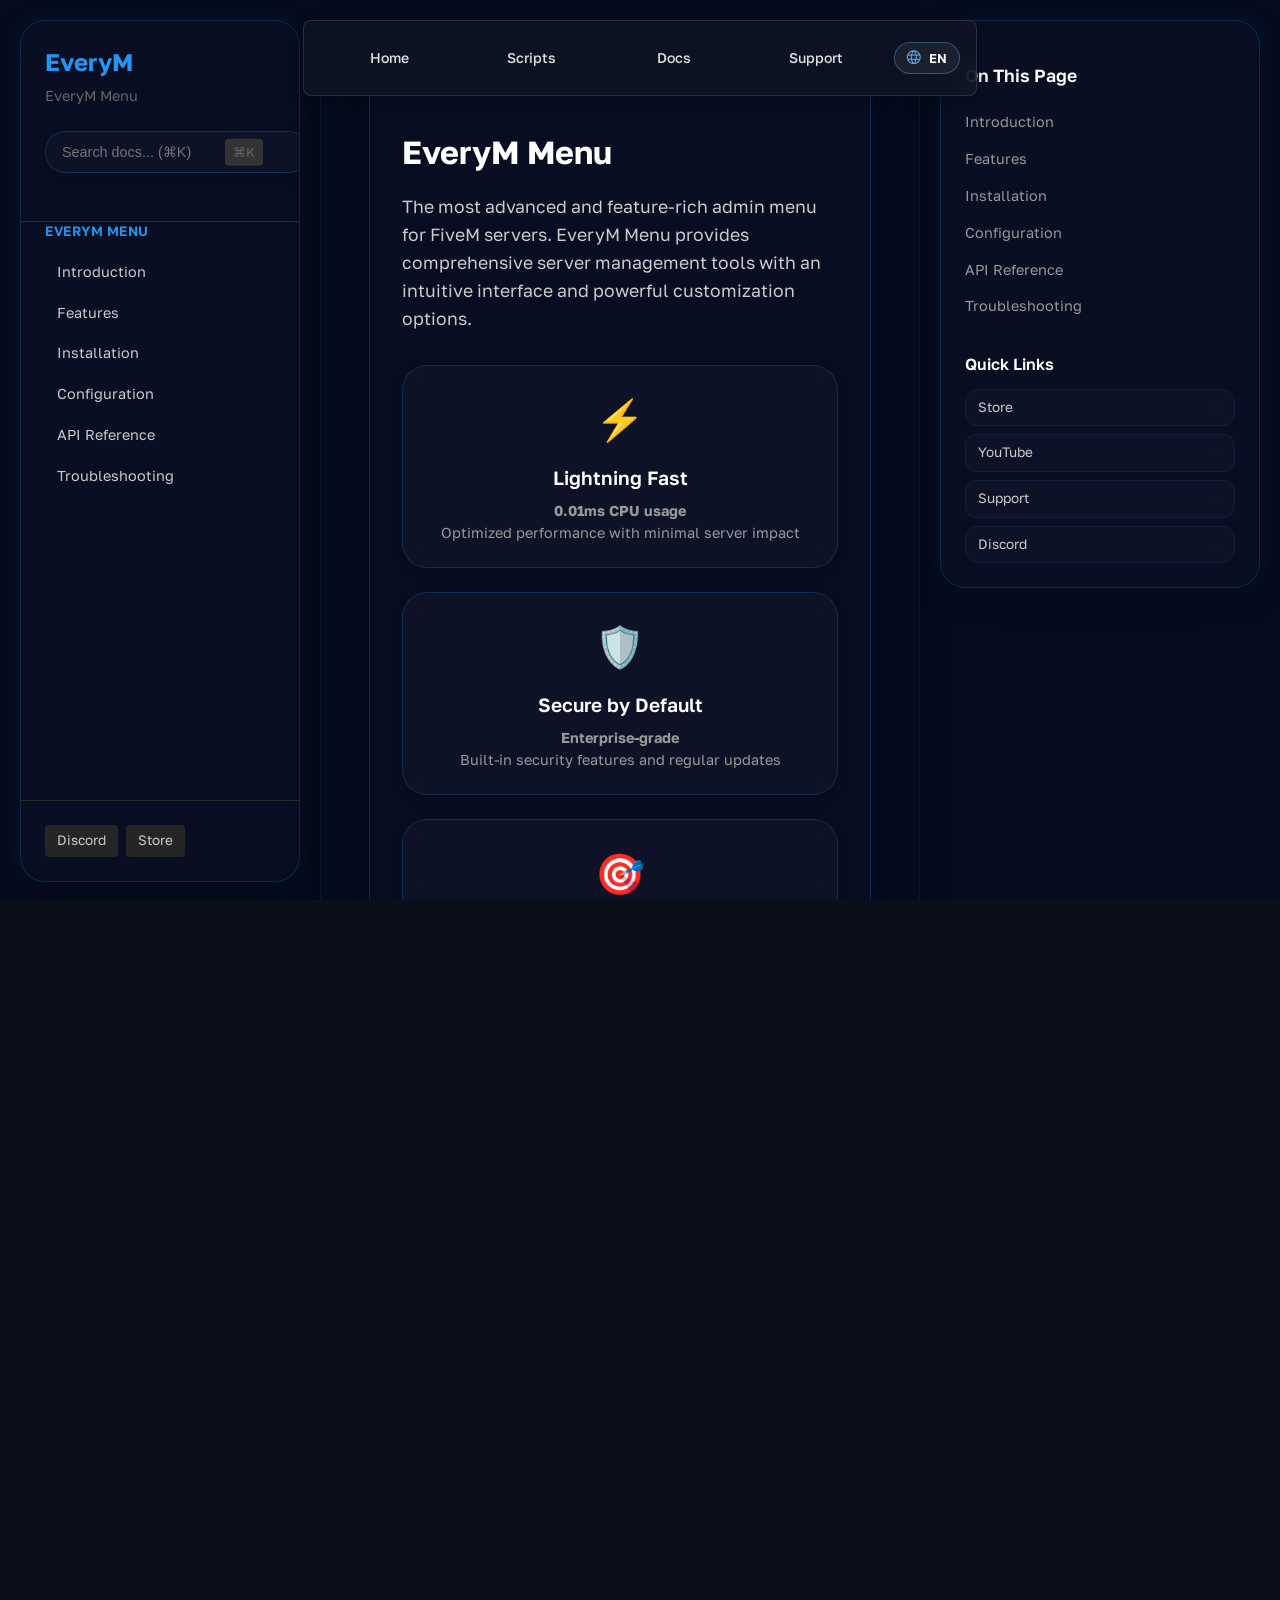
<file: docs-everym-menu.html>
<!DOCTYPE html>
<html lang="en">
<head>
  <meta charset="utf-8">
  <meta name="viewport" content="width=device-width,initial-scale=1">
  <title>EveryM | EveryM Menu Documentation</title>
  <meta name="description" content="Complete documentation for EveryM Menu - Premium FiveM admin menu with advanced features and customization options.">
  <link rel="stylesheet" href="style.css">
  <link rel="preconnect" href="https://fonts.googleapis.com">
  <link rel="preconnect" href="https://fonts.gstatic.com" crossorigin>
  <link href="https://fonts.googleapis.com/css2?family=Golos+Text:wght@400..900&display=swap" rel="stylesheet">
  <link href="https://fonts.googleapis.com/css2?family=Material+Symbols+Outlined:opsz,wght,FILL,GRAD@24,400,0,0" rel="stylesheet">
  <link rel="icon" href="EveryM_Favicon.png" type="image/png">
</head>
<body>

<div id="background"></div>

<div id="headerbar">
    <a id="home" class="headerbtns" href="index.html" data-i18n="nav.home">Home</a>
    <a id="scripts" class="headerbtns" href="scripts.html" data-i18n="nav.scripts">Scripts</a>
    <a id="docs" class="headerbtns" href="docs.html" target="_blank" data-i18n="nav.docs">Docs</a>
    <a id="support" class="headerbtns" href="support.html" data-i18n="nav.support">Support</a>
    <div id="underlines">
        <div id="homeline"></div>
        <div id="scriptsline"></div>
        <div id="docsline"></div>
        <div id="supportline"></div>
    </div>
</div>

<div class="docs-layout">

  <aside class="docs-sidebar">
    <div class="sidebar-header">
      <div class="logo-section">
        <div class="logo">EveryM</div>
        <span class="logo-subtitle" data-i18n="docs.everymMenu.subtitle">EveryM Menu</span>
      </div>

      <div class="search-component">
        <input type="text" class="search-input" data-i18n-placeholder="docs.shared.searchPlaceholder" placeholder="Search docs... (⌘K)" id="docsSearch">
        <div class="search-shortcut">⌘K</div>
      </div>
    </div>

    <nav class="docs-nav">
      <div class="nav-section">
        <div class="nav-title" data-i18n="docs.shared.everymMenu">EveryM Menu</div>
        <ul class="nav-list">
          <li><a href="#introduction" class="nav-link" data-i18n="docs.shared.introduction">Introduction</a></li>
          <li><a href="#features" class="nav-link" data-i18n="docs.shared.features">Features</a></li>
          <li><a href="#installation" class="nav-link" data-i18n="docs.shared.installation">Installation</a></li>
          <li><a href="#configuration" class="nav-link" data-i18n="docs.shared.configuration">Configuration</a></li>
          <li><a href="#api" class="nav-link" data-i18n="docs.shared.apiReference">API Reference</a></li>
          <li><a href="#troubleshooting" class="nav-link" data-i18n="docs.shared.troubleshooting">Troubleshooting</a></li>
        </ul>
      </div>
    </nav>

    <div class="sidebar-footer">
      <div class="social-links">
        <a href="https://discord.com/invite/zgcXpcfHbA" target="_blank" rel="noopener" class="social-link">Discord</a>
        <a href="scripts.html" class="social-link" data-i18n="docs.shared.store">Store</a>
      </div>
    </div>
  </aside>

  <main class="docs-content">
    <article class="content-section" id="introduction">
      <h1 class="content-title" data-i18n="docs.shared.everymMenu">EveryM Menu</h1>
      <p class="content-lead" data-i18n="docs.everymMenu.introLead">The most advanced and feature-rich admin menu for FiveM servers. EveryM Menu provides comprehensive server management tools with an intuitive interface and powerful customization options.</p>

      <div class="feature-grid">
        <div class="feature-card">
          <div class="feature-icon">⚡</div>
          <h3>Lightning Fast</h3>
          <p class="feature-metric">0.01ms CPU usage</p>
          <p>Optimized performance with minimal server impact</p>
        </div>
        <div class="feature-card">
          <div class="feature-icon">🛡️</div>
          <h3>Secure by Default</h3>
          <p class="feature-metric">Enterprise-grade</p>
          <p>Built-in security features and regular updates</p>
        </div>
        <div class="feature-card">
          <div class="feature-icon">🎯</div>
          <h3>Developer Friendly</h3>
          <p class="feature-metric">Full API Access</p>
          <p>Comprehensive documentation and developer tools</p>
        </div>
      </div>
    </article>

    <article class="content-section" id="features">
      <h1 class="content-title" data-i18n="docs.shared.features">Features</h1>

      <div class="installation-module">
        <h3 data-i18n="docs.everymMenu.coreFeatures">Core Features</h3>
        <ul>
          <li data-i18n="docs.everymMenu.cf1">Advanced player management system</li>
          <li data-i18n="docs.everymMenu.cf2">Real-time server monitoring</li>
          <li data-i18n="docs.everymMenu.cf3">Custom permission system</li>
          <li data-i18n="docs.everymMenu.cf4">Vehicle spawning and management</li>
          <li data-i18n="docs.everymMenu.cf5">Weapon management system</li>
          <li data-i18n="docs.everymMenu.cf6">Teleportation system</li>
          <li data-i18n="docs.everymMenu.cf7">Weather and time control</li>
          <li data-i18n="docs.everymMenu.cf8">Server economy tools</li>
        </ul>
      </div>

      <div class="installation-module">
        <h3 data-i18n="docs.everymMenu.advancedFeatures">Advanced Features</h3>
        <ul>
          <li data-i18n="docs.everymMenu.af1">Custom UI themes and layouts</li>
          <li data-i18n="docs.everymMenu.af2">Plugin system for extensibility</li>
          <li data-i18n="docs.everymMenu.af3">Database integration</li>
          <li data-i18n="docs.everymMenu.af4">Multi-language support</li>
          <li data-i18n="docs.everymMenu.af5">Mobile responsive design</li>
          <li data-i18n="docs.everymMenu.af6">Advanced logging system</li>
          <li data-i18n="docs.everymMenu.af7">Backup and restore functionality</li>
        </ul>
      </div>
    </article>

    <article class="content-section" id="installation">
      <h1 class="content-title" data-i18n="docs.shared.installationGuide">Installation Guide</h1>

      <div class="notice-box success">
        <div class="notice-icon">✓</div>
        <div class="notice-content">
          <h4>Installation Complete</h4>
          <p>Follow these steps for a successful setup</p>
        </div>
      </div>

      <div class="installation-module">
        <div class="step-indicator">
          <div class="step completed">1</div>
          <div class="step completed">2</div>
          <div class="step completed">3</div>
          <div class="step completed">4</div>
        </div>

        <div class="installation-content">
          <h3>Step 1: Download Files</h3>
          <p>Download the EveryM Menu files from our store and extract them to your server's resources folder.</p>

          <h3>Step 2: Configure Server</h3>
          <p>Edit your server.cfg file to include the following:</p>

          <div class="code-block">
            <div class="code-header">
              <span class="code-language">lua</span>
              <button class="copy-btn" data-copy="server-config">Copy</button>
            </div>
            <pre class="code-content"><code># EveryM Menu Configuration
start everym
set everym_menu_endpoint "https://your-server.com/api"
set everym_license "your-license-key"
ensure es_extended</code></pre>
          </div>

          <h3>Step 3: Database Setup</h3>
          <p>Import the provided SQL file into your database:</p>

          <div class="code-block">
            <div class="code-header">
              <span class="code-language">sql</span>
              <button class="copy-btn" data-copy="sql-import">Copy</button>
            </div>
            <pre class="code-content"><code>-- Import this file into your MySQL database
mysql -u username -p database_name < everym_menu.sql</code></pre>
          </div>

          <h3>Step 4: Restart Server</h3>
          <p>Restart your FiveM server to load EveryM Menu. The menu will be available to all administrators with proper permissions.</p>

          <div class="installation-notes">
            <h4>Important Notes:</h4>
            <ul>
              <li>Ensure es_extended is started before everym</li>
              <li>MySQL connection is required for database features</li>
              <li>Configure permissions in the config file</li>
              <li>Test all features after installation</li>
            </ul>
          </div>
        </div>
      </div>
    </article>

    <article class="content-section" id="configuration">
      <h1 class="content-title">Configuration</h1>

      <div class="installation-module">
        <h3>Basic Configuration</h3>
        <p>Customize EveryM Menu behavior through the configuration file:</p>

        <div class="code-block">
          <div class="code-header">
            <span class="code-language">lua</span>
            <button class="copy-btn" data-copy="config">Copy</button>
          </div>
          <pre class="code-content"><code>Config = {
    Locale = 'en',
    MenuKey = 'F2',
    AdminOnly = true,
    Permissions = {
        ['admin'] = true,
        ['moderator'] = false
    },
    UI = {
        Theme = 'dark',
        Position = 'top-left',
        Animation = true
    }
}</code></pre>
        </div>
      </div>

      <div class="installation-module">
        <h3>Advanced Settings</h3>
        <ul>
          <li>Custom permission groups</li>
          <li>UI customization options</li>
          <li>Feature toggles</li>
          <li>Database settings</li>
          <li>API configuration</li>
        </ul>
      </div>
    </article>

    <article class="content-section" id="api">
      <h1 class="content-title">API Reference</h1>

      <div class="resource-tabs">
        <button class="resource-tab active" data-resource="client-events">Client Events</button>
        <button class="resource-tab" data-resource="server-events">Server Events</button>
        <button class="resource-tab" data-resource="exports">Export Functions</button>
      </div>

      <div class="api-content">
        <div class="api-item">
          <h4>everym:openMenu</h4>
          <p>Opens the EveryM menu interface for the player</p>
          <div class="code-block">
            <div class="code-header">
              <span class="code-language">lua</span>
              <button class="copy-btn" data-copy="open-menu">Copy</button>
            </div>
            <pre class="code-content"><code>-- Client-side
TriggerEvent('everym:openMenu')</code></pre>
          </div>
        </div>

        <div class="api-item">
          <h4>exports['everym']:GetPlayerData()</h4>
          <p>Returns comprehensive player data object</p>
          <div class="code-block">
            <div class="code-header">
              <span class="code-language">lua</span>
              <button class="copy-btn" data-copy="get-player-data">Copy</button>
            </div>
            <pre class="code-content"><code>-- Server-side
local playerData = exports['everym']:GetPlayerData(source)
print(playerData.identifier)</code></pre>
          </div>
        </div>

        <div class="api-item">
          <h4>everym:playerAction</h4>
          <p>Triggered when a player performs an admin action</p>
          <div class="code-block">
            <div class="code-header">
              <span class="code-language">lua</span>
              <button class="copy-btn" data-copy="player-action">Copy</button>
            </div>
            <pre class="code-content"><code>-- Server-side
RegisterNetEvent('everym:playerAction')
AddEventHandler('everym:playerAction', function(source, action, data)
    -- Handle player action
end)</code></pre>
          </div>
        </div>
      </div>
    </article>

    <article class="content-section" id="troubleshooting">
      <h1 class="content-title">Troubleshooting</h1>

      <div class="installation-module">
        <h3>Common Issues</h3>

        <div class="notice-box warning">
          <div class="notice-icon">⚠️</div>
          <div class="notice-content">
            <h4>Menu Not Opening</h4>
            <p>Check if the menu key is configured correctly and that you have admin permissions.</p>
          </div>
        </div>

        <div class="notice-box critical">
          <div class="notice-icon">✕</div>
          <div class="notice-content">
            <h4>Database Connection Failed</h4>
            <p>Verify your MySQL credentials and ensure the database server is running.</p>
          </div>
        </div>

        <h4>Solutions:</h4>
        <ul>
          <li>Verify resource is started in server.cfg</li>
          <li>Check console for error messages</li>
          <li>Ensure all dependencies are installed</li>
          <li>Validate license key</li>
          <li>Contact support if issues persist</li>
        </ul>
      </div>
    </article>
  </main>

  <aside class="docs-toc">
    <div class="toc-header">
      <h3>On This Page</h3>
    </div>
    <nav class="toc-nav" id="tocNav">
      <ul class="toc-list">
        <li><a href="#introduction" class="toc-link">Introduction</a></li>
        <li><a href="#features" class="toc-link">Features</a></li>
        <li><a href="#installation" class="toc-link">Installation</a></li>
        <li><a href="#configuration" class="toc-link">Configuration</a></li>
        <li><a href="#api" class="toc-link">API Reference</a></li>
        <li><a href="#troubleshooting" class="toc-link">Troubleshooting</a></li>
      </ul>
    </nav>

    <div class="quick-actions">
      <h3>Quick Links</h3>
      <div class="action-links">
        <a href="#" class="action-link">Store</a>
        <a href="#" class="action-link">YouTube</a>
        <a href="#" class="action-link">Support</a>
        <a href="#" class="action-link">Discord</a>
      </div>
    </div>
  </aside>
</div>

<script src="i18n.js" defer></script>
<script src="script.js" defer></script>
</body>
</html>
</file>
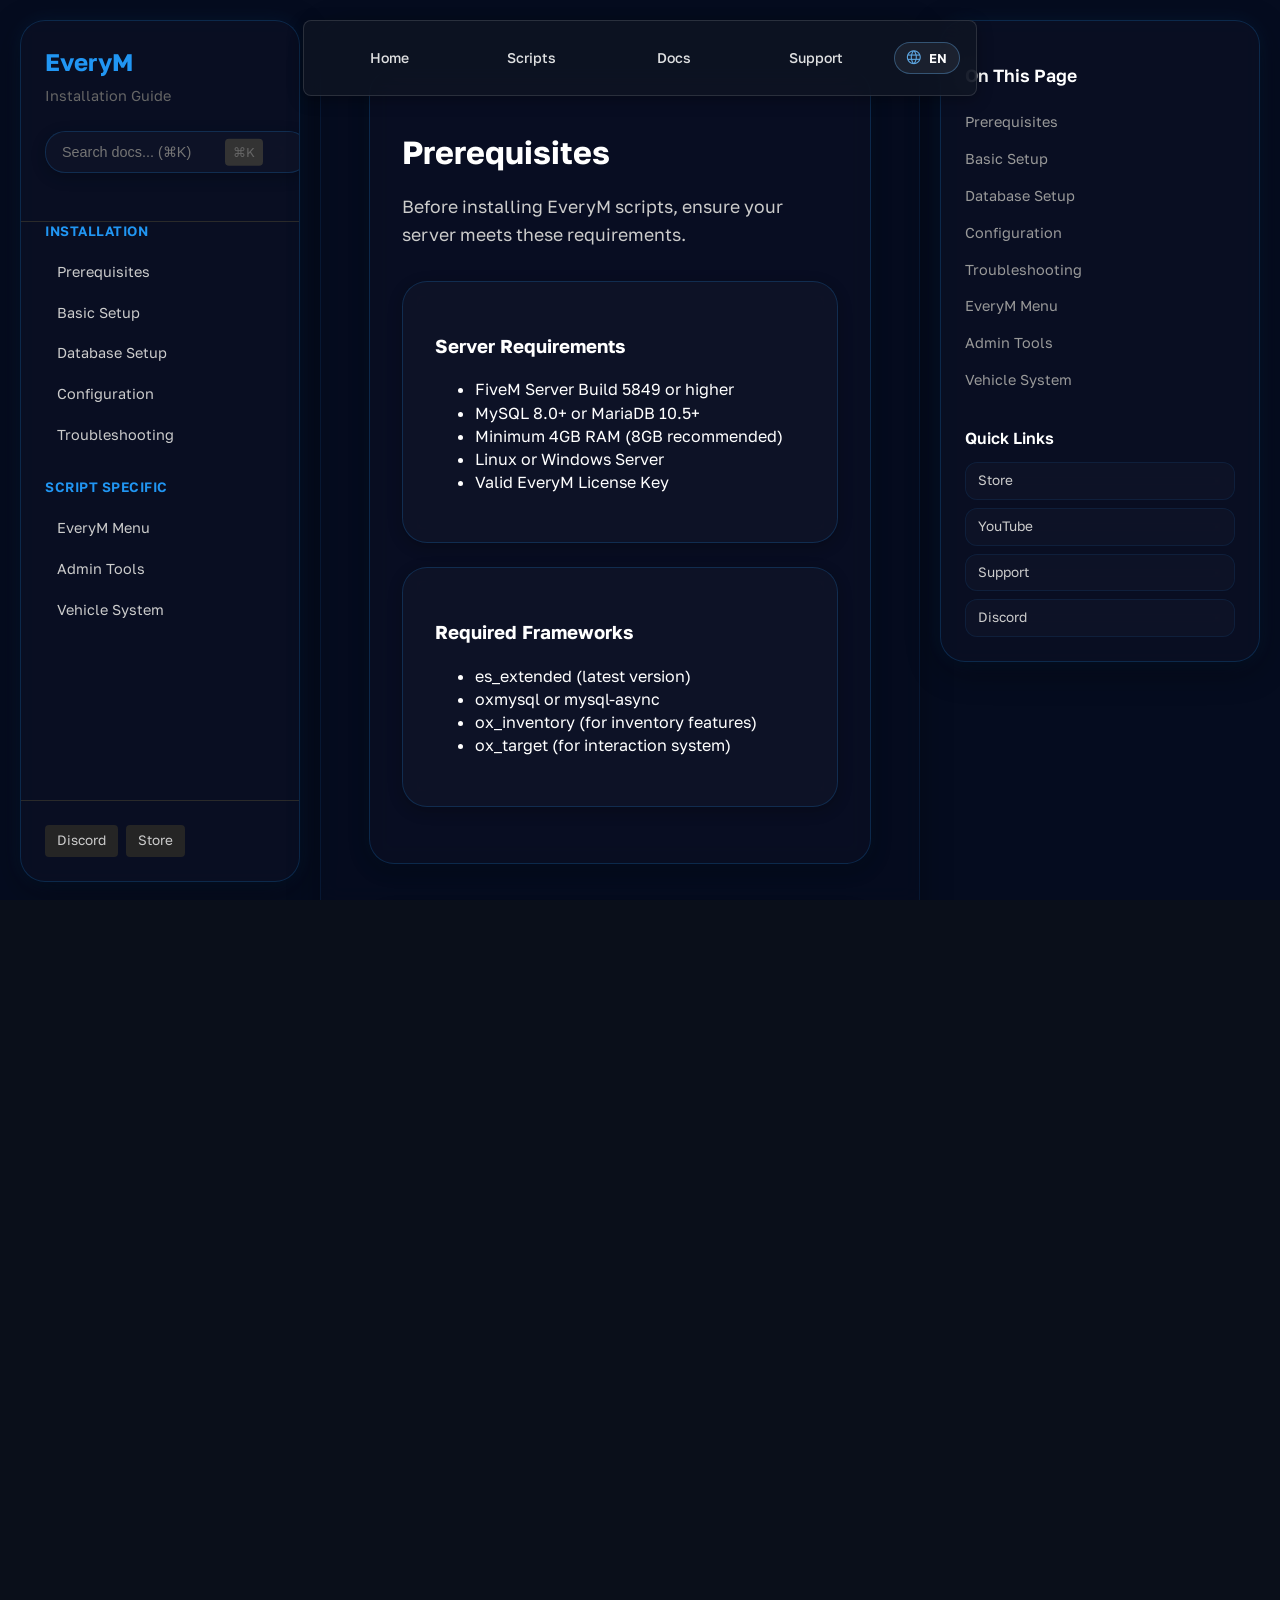
<file: docs-installation.html>
<!DOCTYPE html>
<html lang="en">
<head>
  <meta charset="utf-8">
  <meta name="viewport" content="width=device-width,initial-scale=1">
  <title>EveryM | Installation Guide</title>
  <meta name="description" content="Complete installation guide for EveryM FiveM scripts. Step-by-step instructions for server setup.">
  <link rel="stylesheet" href="style.css">
  <link rel="preconnect" href="https://fonts.googleapis.com">
  <link rel="preconnect" href="https://fonts.gstatic.com" crossorigin>
  <link href="https://fonts.googleapis.com/css2?family=Golos+Text:wght@400..900&display=swap" rel="stylesheet">
  <link href="https://fonts.googleapis.com/css2?family=Material+Symbols+Outlined:opsz,wght,FILL,GRAD@24,400,0,0" rel="stylesheet">
  <link rel="icon" href="EveryM_Favicon.png" type="image/png">
</head>
<body>

<div id="background"></div>

<div id="headerbar">
    <a id="home" class="headerbtns" href="index.html" data-i18n="nav.home">Home</a>
    <a id="scripts" class="headerbtns" href="scripts.html" data-i18n="nav.scripts">Scripts</a>
    <a id="docs" class="headerbtns" href="docs.html" target="_blank" data-i18n="nav.docs">Docs</a>
    <a id="support" class="headerbtns" href="support.html" data-i18n="nav.support">Support</a>
    <div id="underlines">
        <div id="homeline"></div>
        <div id="scriptsline"></div>
        <div id="docsline"></div>
        <div id="supportline"></div>
    </div>
</div>

<div class="docs-layout">

  <aside class="docs-sidebar">
    <div class="sidebar-header">
      <div class="logo-section">
        <div class="logo">EveryM</div>
        <span class="logo-subtitle" data-i18n="docs.installation.subtitle">Installation Guide</span>
      </div>

      <div class="search-component">
        <input type="text" class="search-input" data-i18n-placeholder="docs.shared.searchPlaceholder" placeholder="Search docs... (⌘K)" id="docsSearch">
        <div class="search-shortcut">⌘K</div>
      </div>
    </div>

    <nav class="docs-nav">
      <div class="nav-section">
        <div class="nav-title" data-i18n="docs.shared.installation">Installation</div>
        <ul class="nav-list">
          <li><a href="#prerequisites" class="nav-link" data-i18n="docs.shared.prerequisites">Prerequisites</a></li>
          <li><a href="#basic-setup" class="nav-link" data-i18n="docs.shared.basicSetup">Basic Setup</a></li>
          <li><a href="#database-setup" class="nav-link" data-i18n="docs.shared.databaseSetup">Database Setup</a></li>
          <li><a href="#configuration" class="nav-link" data-i18n="docs.shared.configuration">Configuration</a></li>
          <li><a href="#troubleshooting" class="nav-link" data-i18n="docs.shared.troubleshooting">Troubleshooting</a></li>
        </ul>
      </div>

      <div class="nav-section">
        <div class="nav-title" data-i18n="docs.shared.scriptSpecific">Script Specific</div>
        <ul class="nav-list">
          <li><a href="#everym-menu" class="nav-link" data-i18n="docs.shared.everymMenu">EveryM Menu</a></li>
          <li><a href="#admin-tools" class="nav-link" data-i18n="docs.shared.adminTools">Admin Tools</a></li>
          <li><a href="#vehicle-system" class="nav-link" data-i18n="docs.shared.vehicleSystem">Vehicle System</a></li>
        </ul>
      </div>
    </nav>

    <div class="sidebar-footer">
      <div class="social-links">
        <a href="#" class="social-link">Discord</a>
        <a href="#" class="social-link">Store</a>
      </div>
    </div>
  </aside>

  <main class="docs-content">
    <article class="content-section" id="prerequisites">
      <h1 class="content-title" data-i18n="docs.shared.prerequisites">Prerequisites</h1>
      <p class="content-lead" data-i18n="docs.installation.prereqLead">Before installing EveryM scripts, ensure your server meets these requirements.</p>

      <div class="installation-module">
        <h3 data-i18n="docs.installation.serverReq">Server Requirements</h3>
        <ul>
          <li data-i18n="docs.installation.req1">FiveM Server Build 5849 or higher</li>
          <li data-i18n="docs.installation.req2">MySQL 8.0+ or MariaDB 10.5+</li>
          <li data-i18n="docs.installation.req3">Minimum 4GB RAM (8GB recommended)</li>
          <li data-i18n="docs.installation.req4">Linux or Windows Server</li>
          <li data-i18n="docs.installation.req5">Valid EveryM License Key</li>
        </ul>
      </div>

      <div class="installation-module">
        <h3 data-i18n="docs.installation.reqFrameworks">Required Frameworks</h3>
        <ul>
          <li data-i18n="docs.installation.rf1">es_extended (latest version)</li>
          <li data-i18n="docs.installation.rf2">oxmysql or mysql-async</li>
          <li data-i18n="docs.installation.rf3">ox_inventory (for inventory features)</li>
          <li data-i18n="docs.installation.rf4">ox_target (for interaction system)</li>
        </ul>
      </div>
    </article>

    <article class="content-section" id="basic-setup">
      <h1 class="content-title" data-i18n="docs.shared.basicSetup">Basic Setup</h1>

      <div class="installation-module">
        <div class="step-indicator">
          <div class="step">1</div>
          <div class="step">2</div>
          <div class="step">3</div>
          <div class="step">4</div>
        </div>

        <div class="installation-content">
          <h3>Step 1: Download Scripts</h3>
          <p>Download your purchased scripts from the EveryM store. Extract the ZIP file to your server's resources folder.</p>

          <div class="code-block">
            <div class="code-header">
              <span class="code-language">bash</span>
              <button class="copy-btn" data-copy="download">Copy</button>
            </div>
            <pre class="code-content"><code># Extract to resources folder
cd /path/to/server/resources
unzip everym-scripts.zip</code></pre>
          </div>

          <h3>Step 2: Configure server.cfg</h3>
          <p>Add the following lines to your server.cfg file:</p>

          <div class="code-block">
            <div class="code-header">
              <span class="code-language">cfg</span>
              <button class="copy-btn" data-copy="server-cfg">Copy</button>
            </div>
            <pre class="code-content"><code># EveryM Scripts
start everym
start everym_menu
start everym_admin
start everym_vehicles

# Database Configuration
set mysql_connection_string "mysql://user:password@localhost/database"

# License Configuration
set everym_license "your-license-key-here"</code></pre>
          </div>

          <h3>Step 3: Database Setup</h3>
          <p>Import the provided SQL files into your database:</p>

          <div class="code-block">
            <div class="code-header">
              <span class="code-language">sql</span>
              <button class="copy-btn" data-copy="db-import">Copy</button>
            </div>
            <pre class="code-content"><code># Import SQL files
mysql -u username -p database_name < sql/everym_core.sql
mysql -u username -p database_name < sql/everym_menu.sql
mysql -u username -p database_name < sql/everym_vehicles.sql</code></pre>
          </div>

          <h3>Step 4: Start Server</h3>
          <p>Restart your FiveM server to load all scripts. Check the console for any errors.</p>

          <div class="installation-notes">
            <h4>Important Notes:</h4>
            <ul>
              <li>Always backup your database before installation</li>
              <li>Start dependencies before EveryM scripts</li>
              <li>Verify all file paths are correct</li>
              <li>Test in a development environment first</li>
            </ul>
          </div>
        </div>
      </div>
    </article>

    <article class="content-section" id="database-setup">
      <h1 class="content-title">Database Setup</h1>

      <div class="installation-module">
        <h3>MySQL Configuration</h3>
        <p>Configure your MySQL server for optimal performance with EveryM scripts:</p>

        <div class="code-block">
          <div class="code-header">
            <span class="code-language">sql</span>
            <button class="copy-btn" data-copy="mysql-config">Copy</button>
          </div>
          <pre class="code-content"><code>-- Create database
CREATE DATABASE everym_server CHARACTER SET utf8mb4 COLLATE utf8mb4_unicode_ci;

-- Create user
CREATE USER 'everym'@'localhost' IDENTIFIED BY 'secure_password';
GRANT ALL PRIVILEGES ON everym_server.* TO 'everym'@'localhost';
FLUSH PRIVILEGES;</code></pre>
        </div>
      </div>

      <div class="installation-module">
        <h3>Database Tables</h3>
        <p>EveryM scripts will automatically create necessary tables on first startup:</p>
        <ul>
          <li><code>everym_players</code> - Player data and statistics</li>
          <li><code>everym_vehicles</code> - Vehicle information and customization</li>
          <li><code>everym_admin_logs</code> - Administrative action logs</li>
          <li><code>everym_inventory</code> - Player inventory data</li>
        </ul>
      </div>
    </article>

    <article class="content-section" id="configuration">
      <h1 class="content-title">Configuration</h1>

      <div class="installation-module">
        <h3>Main Configuration File</h3>
        <p>Edit the <code>config/config.lua</code> file to customize script behavior:</p>

        <div class="code-block">
          <div class="code-header">
            <span class="code-language">lua</span>
            <button class="copy-btn" data-copy="main-config">Copy</button>
          </div>
          <pre class="code-content"><code>Config = {
    Framework = 'esx',
    Database = 'mysql',
    Locale = 'en',

    -- Menu Configuration
    Menu = {
        Key = 'F2',
        Position = 'top-left',
        Theme = 'dark',
        Animation = true
    },

    -- Admin Configuration
    Admin = {
        Permissions = {
            ['god'] = true,
            ['admin'] = true,
            ['moderator'] = false
        },
        Logging = true,
        Notifications = true
    },

    -- Vehicle Configuration
    Vehicles = {
        SpawnInside = true,
        MaxDistance = 100.0,
        SavePosition = true,
        CustomPlates = true
    }
}</code></pre>
        </div>
      </div>

      <div class="installation-module">
        <h3>Advanced Settings</h3>
        <ul>
          <li>Performance optimization settings</li>
          <li>Security configuration options</li>
          <li>Custom event handlers</li>
          <li>Third-party integrations</li>
        </ul>
      </div>
    </article>

    <article class="content-section" id="troubleshooting">
      <h1 class="content-title">Troubleshooting</h1>

      <div class="installation-module">
        <h3>Common Installation Issues</h3>

        <div class="notice-box warning">
          <div class="notice-icon">⚠️</div>
          <div class="notice-content">
            <h4>Resource Not Starting</h4>
            <p>Check if all dependencies are properly installed and started before EveryM scripts.</p>
          </div>
        </div>

        <div class="notice-box critical">
          <div class="notice-icon">✕</div>
          <div class="notice-content">
            <h4>Database Connection Failed</h4>
            <p>Verify your database credentials and ensure MySQL server is running.</p>
          </div>
        </div>

        <h4>Solutions:</h4>
        <ul>
          <li>Check server console for error messages</li>
          <li>Verify file permissions</li>
          <li>Test database connection manually</li>
          <li>Ensure correct resource order</li>
          <li>Update to latest versions</li>
        </ul>
      </div>
    </article>

    <article class="content-section" id="everym-menu">
      <h1 class="content-title">EveryM Menu Setup</h1>

      <div class="installation-module">
        <h3>Menu Configuration</h3>
        <p>Specific settings for EveryM Menu:</p>

        <div class="code-block">
          <div class="code-header">
            <span class="code-language">lua</span>
            <button class="copy-btn" data-copy="menu-config">Copy</button>
          </div>
          <pre class="code-content"><code>-- Menu specific configuration
MenuConfig = {
    Categories = {
        'player' = true,
        'vehicle' = true,
        'admin' = true,
        'inventory' = true
    },

    UI = {
        Theme = 'dark',
        Position = 'top-left',
        Size = 'medium',
        Blur = true
    },

    Features = {
        Search = true,
        Favorites = true,
        Recent = true,
        CustomItems = true
    }
}</code></pre>
        </div>
      </div>
    </article>

    <article class="content-section" id="admin-tools">
      <h1 class="content-title">Admin Tools Setup</h1>

      <div class="installation-module">
        <h3>Admin Configuration</h3>
        <p>Configure admin tools and permissions:</p>

        <div class="code-block">
          <div class="code-header">
            <span class="code-language">lua</span>
            <button class="copy-btn" data-copy="admin-config">Copy</button>
          </div>
          <pre class="code-content"><code>-- Admin tools configuration
AdminConfig = {
    Permissions = {
        ['kick'] = 'admin',
        ['ban'] = 'admin',
        ['teleport'] = 'moderator',
        ['spawn'] = 'admin'
    },

    Logging = {
        Enabled = true,
        Level = 'all',
        File = 'logs/admin.log'
    },

    Features = {
        Spectate = true,
        Teleport = true,
        VehicleControl = true,
        PlayerManagement = true
    }
}</code></pre>
        </div>
      </div>
    </article>

    <article class="content-section" id="vehicle-system">
      <h1 class="content-title">Vehicle System Setup</h1>

      <div class="installation-module">
        <h3>Vehicle Configuration</h3>
        <p>Configure vehicle system features:</p>

        <div class="code-block">
          <div class="code-header">
            <span class="code-language">lua</span>
            <button class="copy-btn" data-copy="vehicle-config">Copy</button>
          </div>
          <pre class="code-content"><code>-- Vehicle system configuration
VehicleConfig = {
    Spawn = {
        Inside = true,
        MaxDistance = 100.0,
        Delay = 2000,
        Animation = true
    },

    Storage = {
        SavePosition = true,
        SaveHealth = true,
        SaveFuel = true,
        SaveCustomization = true
    },

    Features = {
        CustomPlates = true,
        VehicleShop = true,
        Garage = true,
        Repair = true
    }
}</code></pre>
        </div>
      </div>
    </article>
  </main>

  <aside class="docs-toc">
    <div class="toc-header">
      <h3>On This Page</h3>
    </div>
    <nav class="toc-nav" id="tocNav">
      <ul class="toc-list">
        <li><a href="#prerequisites" class="toc-link">Prerequisites</a></li>
        <li><a href="#basic-setup" class="toc-link">Basic Setup</a></li>
        <li><a href="#database-setup" class="toc-link">Database Setup</a></li>
        <li><a href="#configuration" class="toc-link">Configuration</a></li>
        <li><a href="#troubleshooting" class="toc-link">Troubleshooting</a></li>
        <li><a href="#everym-menu" class="toc-link">EveryM Menu</a></li>
        <li><a href="#admin-tools" class="toc-link">Admin Tools</a></li>
        <li><a href="#vehicle-system" class="toc-link">Vehicle System</a></li>
      </ul>
    </nav>

    <div class="quick-actions">
      <h3>Quick Links</h3>
      <div class="action-links">
        <a href="#" class="action-link">Store</a>
        <a href="#" class="action-link">YouTube</a>
        <a href="#" class="action-link">Support</a>
        <a href="#" class="action-link">Discord</a>
      </div>
    </div>
  </aside>
</div>

<script src="i18n.js" defer></script>
<script src="script.js" defer></script>
</body>
</html>
</file>
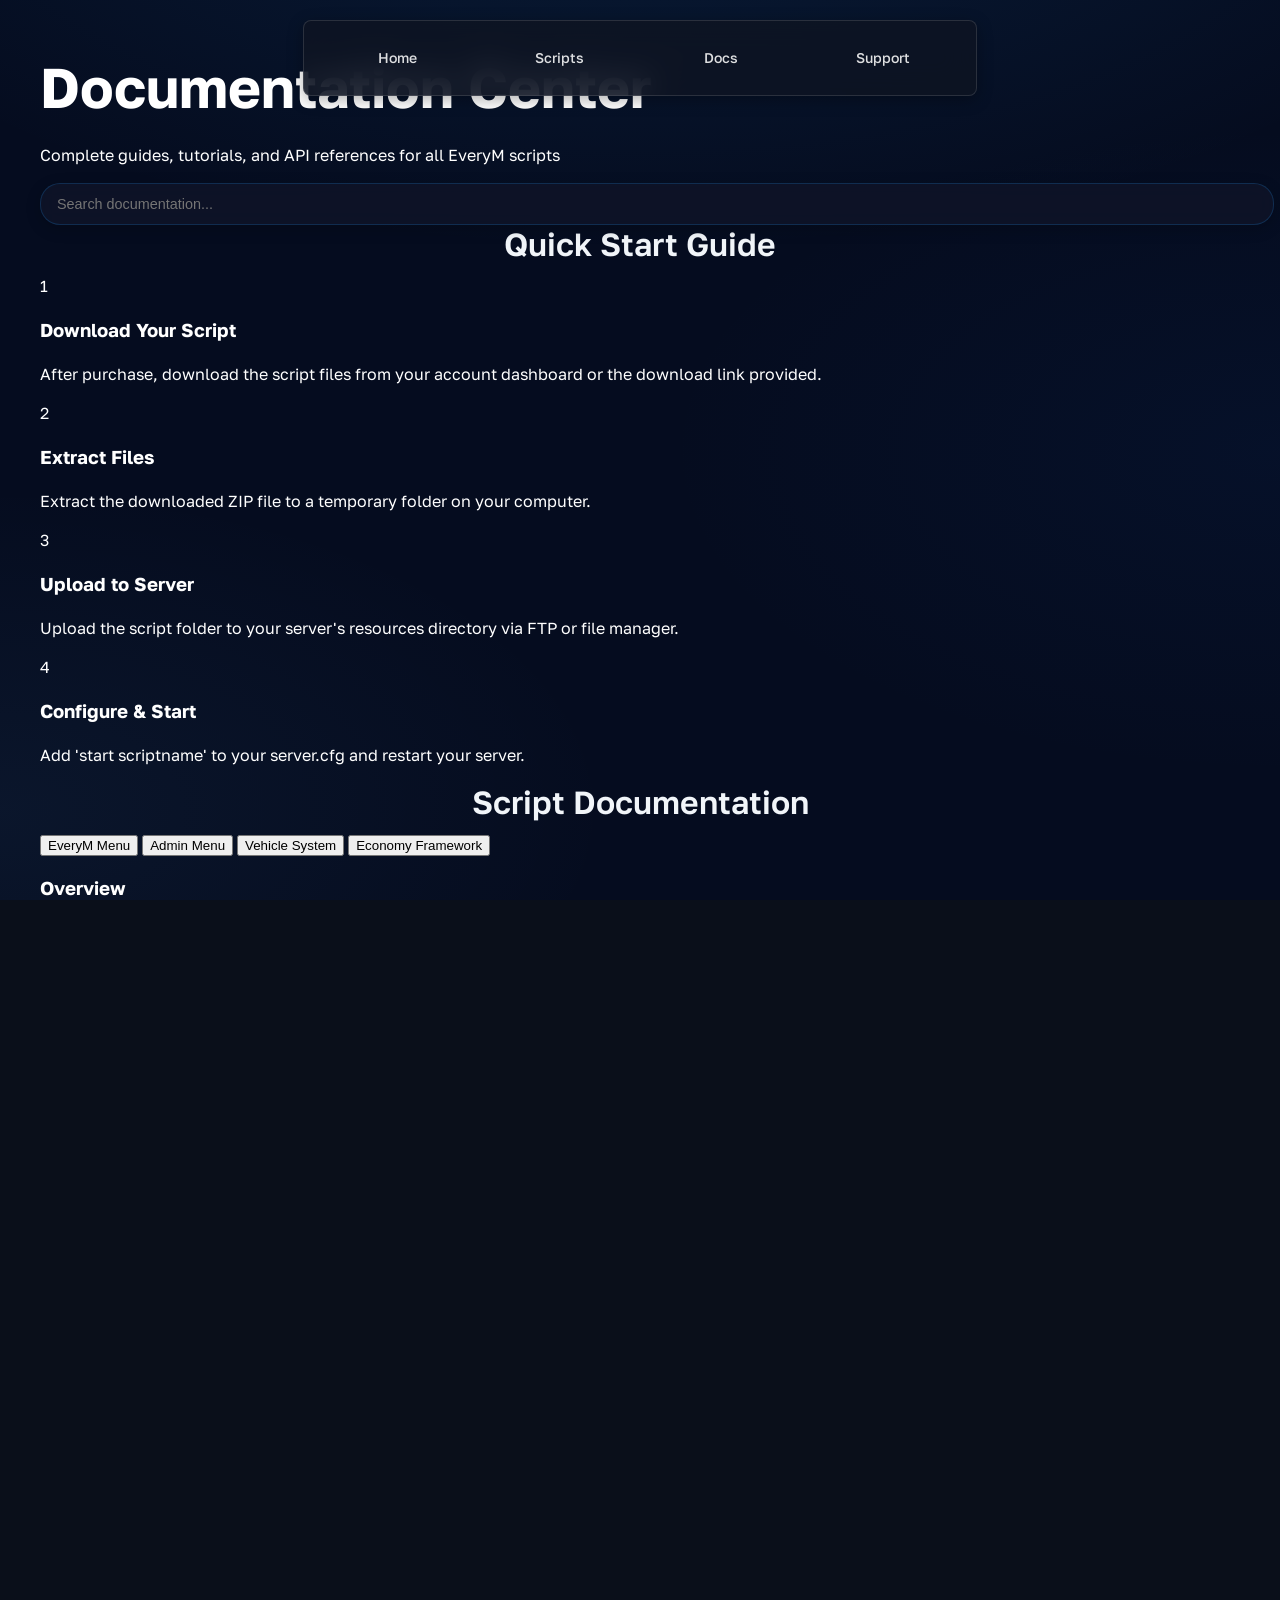
<file: docs-old.html>
<!DOCTYPE html>
<html lang="en">
<head>
  <meta charset="utf-8">
  <meta name="viewport" content="width=device-width,initial-scale=1">
  <title>EveryM | Documentation</title>
  <meta name="description" content="Complete documentation for EveryM FiveM scripts. Installation guides, tutorials, and API references.">
  <link rel="stylesheet" href="style.css">
  <link rel="preconnect" href="https://fonts.googleapis.com">
  <link rel="preconnect" href="https://fonts.gstatic.com" crossorigin>
  <link href="https://fonts.googleapis.com/css2?family=Golos+Text:wght@400..900&display=swap" rel="stylesheet">
  <link rel="icon" href="EveryM_Favicon.png" type="image/png">
</head>
<body>

<div id="background"></div>

<div id="headerbar">
    <a id="home" class="headerbtns" href="index.html">Home</a>
    <a id="scripts" class="headerbtns" href="scripts.html">Scripts</a>
    <a id="docs" class="headerbtns" href="docs.html" target="_blank">Docs</a>
    <a id="support" class="headerbtns" href="support.html">Support</a>
    <div id="underlines">
        <div id="homeline"></div>
        <div id="scriptsline"></div>
        <div id="docsline"></div>
        <div id="supportline"></div>
    </div>
</div>

<section class="docs-header">
  <div class="container">
    <h1 id="docstxt">Documentation Center</h1>
    <p class="docs-subtitle">Complete guides, tutorials, and API references for all EveryM scripts</p>
    <div class="docs-search">
      <input type="text" class="search-input" placeholder="Search documentation..." id="docsSearch">
    </div>
  </div>
</section>

<section class="quick-start">
  <div class="container">
    <h2 class="section-title">Quick Start Guide</h2>
    <div class="steps-grid">
      <div class="step-card fade-section">
        <div class="step-number">1</div>
        <h3>Download Your Script</h3>
        <p>After purchase, download the script files from your account dashboard or the download link provided.</p>
      </div>
      <div class="step-card fade-section">
        <div class="step-number">2</div>
        <h3>Extract Files</h3>
        <p>Extract the downloaded ZIP file to a temporary folder on your computer.</p>
      </div>
      <div class="step-card fade-section">
        <div class="step-number">3</div>
        <h3>Upload to Server</h3>
        <p>Upload the script folder to your server's resources directory via FTP or file manager.</p>
      </div>
      <div class="step-card fade-section">
        <div class="step-number">4</div>
        <h3>Configure & Start</h3>
        <p>Add 'start scriptname' to your server.cfg and restart your server.</p>
      </div>
    </div>
  </div>
</section>

<section class="script-docs">
  <div class="container">
    <h2 class="section-title">Script Documentation</h2>
    <div class="docs-tabs">
      <button class="tab-btn active" data-tab="everymmenu">EveryM Menu</button>
      <button class="tab-btn" data-tab="adminmenu">Admin Menu</button>
      <button class="tab-btn" data-tab="vehiclesystem">Vehicle System</button>
      <button class="tab-btn" data-tab="economy">Economy Framework</button>
    </div>

    <div class="tab-content active" id="everymmenu">
      <div class="doc-section">
        <h3>Overview</h3>
        <p>EveryM Menu is our flagship script featuring a modern, responsive interface with comprehensive server management tools.</p>
        <div class="feature-list">
          <div class="feature-item">
            <span class="feature-icon">✓</span>
            <span>Modern responsive design</span>
          </div>
          <div class="feature-item">
            <span class="feature-icon">✓</span>
            <span>Customizable themes and colors</span>
          </div>
          <div class="feature-item">
            <span class="feature-icon">✓</span>
            <span>Advanced player management</span>
          </div>
          <div class="feature-item">
            <span class="feature-icon">✓</span>
            <span>Real-time server statistics</span>
          </div>
        </div>
      </div>

      <div class="doc-section">
        <h3>Installation</h3>
        <div class="installation-steps">
          <div class="install-step">
            <h4>Step 1: File Placement</h4>
            <code>resources/[everym]/</code>
            <p>Place the entire 'everym' folder in your server's resources directory.</p>
          </div>
          <div class="install-step">
            <h4>Step 2: Server Configuration</h4>
            <code>start everym</code>
            <p>Add this line to your server.cfg file.</p>
          </div>
          <div class="install-step">
            <h4>Step 3: Dependencies</h4>
            <code>ensure es_extended<br>ensure mysql-async</code>
            <p>Make sure these dependencies are started before EveryM Menu.</p>
          </div>
        </div>
      </div>

      <div class="doc-section">
        <h3>Configuration</h3>
        <div class="config-example">
          <h4>config.lua</h4>
          <pre><code>Config = {
    MenuKey = 'F2',
    Theme = 'dark',
    Language = 'en',
    Permissions = {
        ['admin'] = true,
        ['moderator'] = true
    },
    Features = {
        PlayerManagement = true,
        VehicleSpawner = true,
        TeleportSystem = true
    }
}</code></pre>
        </div>
      </div>
    </div>

    <div class="tab-content" id="adminmenu">
      <div class="doc-section">
        <h3>Overview</h3>
        <p>Advanced Admin Menu provides comprehensive server administration tools with an intuitive interface.</p>
        <div class="feature-list">
          <div class="feature-item">
            <span class="feature-icon">✓</span>
            <span>Player management system</span>
          </div>
          <div class="feature-item">
            <span class="feature-icon">✓</span>
            <span>Server tools and utilities</span>
          </div>
          <div class="feature-item">
            <span class="feature-icon">✓</span>
            <span>Ban and kick system</span>
          </div>
          <div class="feature-item">
            <span class="feature-icon">✓</span>
            <span>Real-time player monitoring</span>
          </div>
        </div>
      </div>

      <div class="doc-section">
        <h3>Installation</h3>
        <div class="installation-steps">
          <div class="install-step">
            <h4>Step 1: File Placement</h4>
            <code>resources/[adminmenu]/</code>
            <p>Place the adminmenu folder in your resources directory.</p>
          </div>
          <div class="install-step">
            <h4>Step 2: Server Configuration</h4>
            <code>start adminmenu</code>
            <p>Add to server.cfg after essential resources.</p>
          </div>
        </div>
      </div>
    </div>

    <div class="tab-content" id="vehiclesystem">
      <div class="doc-section">
        <h3>Overview</h3>
        <p>Custom Vehicle System enhances your server with advanced vehicle management and customization options.</p>
      </div>

      <div class="doc-section">
        <h3>Features</h3>
        <div class="feature-list">
          <div class="feature-item">
            <span class="feature-icon">✓</span>
            <span>Vehicle garage system</span>
          </div>
          <div class="feature-item">
            <span class="feature-icon">✓</span>
            <span>Custom vehicle modifications</span>
          </div>
          <div class="feature-item">
            <span class="feature-icon">✓</span>
            <span>Vehicle tracking and insurance</span>
          </div>
        </div>
      </div>
    </div>

    <div class="tab-content" id="economy">
      <div class="doc-section">
        <h3>Overview</h3>
        <p>Complete economic framework with jobs, banking, and marketplace integration.</p>
      </div>

      <div class="doc-section">
        <h3>Components</h3>
        <div class="feature-list">
          <div class="feature-item">
            <span class="feature-icon">✓</span>
            <span>Banking system</span>
          </div>
          <div class="feature-item">
            <span class="feature-icon">✓</span>
            <span>Job management</span>
          </div>
          <div class="feature-item">
            <span class="feature-icon">✓</span>
            <span>Marketplace system</span>
          </div>
        </div>
      </div>
    </div>
  </div>
</section>

<section class="api-reference">
  <div class="container">
    <h2 class="section-title">API Reference</h2>
    <div class="api-grid">
      <div class="api-card fade-section">
        <h3>Client Events</h3>
        <div class="api-item">
          <code>everym:openMenu</code>
          <p>Opens the EveryM menu interface</p>
        </div>
        <div class="api-item">
          <code>everym:closeMenu</code>
          <p>Closes the menu interface</p>
        </div>
        <div class="api-item">
          <code>everym:notify</code>
          <p>Shows notification to player</p>
        </div>
      </div>

      <div class="api-card fade-section">
        <h3>Server Events</h3>
        <div class="api-item">
          <code>everym:playerLoaded</code>
          <p>Triggered when player data loads</p>
        </div>
        <div class="api-item">
          <code>everym:adminAction</code>
          <p>Triggered on admin actions</p>
        </div>
        <div class="api-item">
          <code>everym:savePlayer</code>
          <p>Saves player data to database</p>
        </div>
      </div>

      <div class="api-card fade-section">
        <h3>Export Functions</h3>
        <div class="api-item">
          <code>exports['everym']:GetPlayerData()</code>
          <p>Returns player data object</p>
        </div>
        <div class="api-item">
          <code>exports['everym']:HasPermission()</code>
          <p>Checks player permissions</p>
        </div>
        <div class="api-item">
          <code>exports['everym']:SendNotification()</code>
          <p>Sends notification to player</p>
        </div>
      </div>
    </div>
  </div>
</section>

<section class="troubleshooting">
  <div class="container">
    <h2 class="section-title">Troubleshooting</h2>
    <div class="troubleshoot-grid">
      <div class="trouble-card fade-section">
        <h3>Script Not Starting</h3>
        <div class="trouble-content">
          <h4>Common Causes:</h4>
          <ul>
            <li>Incorrect resource name in server.cfg</li>
            <li>Missing dependencies</li>
            <li>File path errors</li>
          </ul>
          <h4>Solutions:</h4>
          <ul>
            <li>Verify resource name matches folder name</li>
            <li>Ensure all dependencies are started first</li>
            <li>Check console for specific error messages</li>
          </ul>
        </div>
      </div>

      <div class="trouble-card fade-section">
        <h3>Menu Not Opening</h3>
        <div class="trouble-content">
          <h4>Common Causes:</h4>
          <ul>
            <li>Key binding conflicts</li>
            <li>Permission issues</li>
            <li>Resource not fully loaded</li>
          </ul>
          <h4>Solutions:</h4>
          <ul>
            <li>Change menu key in config</li>
            <li>Verify player has required permissions</li>
            <li>Wait for resource to fully initialize</li>
          </ul>
        </div>
      </div>

      <div class="trouble-card fade-section">
        <h3>Performance Issues</h3>
        <div class="trouble-content">
          <h4>Common Causes:</h4>
          <ul>
            <li>Too many concurrent players</li>
            <li>Resource conflicts</li>
            <li>Database connection issues</li>
          </ul>
          <h4>Solutions:</h4>
          <ul>
            <li>Optimize server resources</li>
            <li>Check for resource conflicts</li>
            <li>Verify database connection settings</li>
          </ul>
        </div>
      </div>
    </div>
  </div>
</section>

<section class="video-tutorials">
  <div class="container">
    <h2 class="section-title">Video Tutorials</h2>
    <div class="tutorial-grid">
      <div class="tutorial-card fade-section">
        <div class="tutorial-thumbnail">
          <div class="play-icon">▶</div>
        </div>
        <h3>Basic Installation Guide</h3>
        <p>Step-by-step installation tutorial for beginners</p>
        <span class="tutorial-duration">5:32</span>
      </div>

      <div class="tutorial-card fade-section">
        <div class="tutorial-thumbnail">
          <div class="play-icon">▶</div>
        </div>
        <h3>Configuration Tutorial</h3>
        <p>Learn how to customize and configure scripts</p>
        <span class="tutorial-duration">8:15</span>
      </div>

      <div class="tutorial-card fade-section">
        <div class="tutorial-thumbnail">
          <div class="play-icon">▶</div>
        </div>
        <h3>Advanced Features</h3>
        <p>Explore advanced features and customization</p>
        <span class="tutorial-duration">12:45</span>
      </div>
    </div>
  </div>
</section>

<section class="cta">
  <div class="container">
    <h2>Need More Help?</h2>
    <p>Our support team is here to assist you with any questions</p>
    <div class="cta-buttons">
      <a href="support.html" class="btn-primary">Get Support</a>
      <a href="#" class="btn-secondary">Join Discord</a>
    </div>
  </div>
</section>

  <script src="script.js" defer></script>
</body>
</html>
</file>
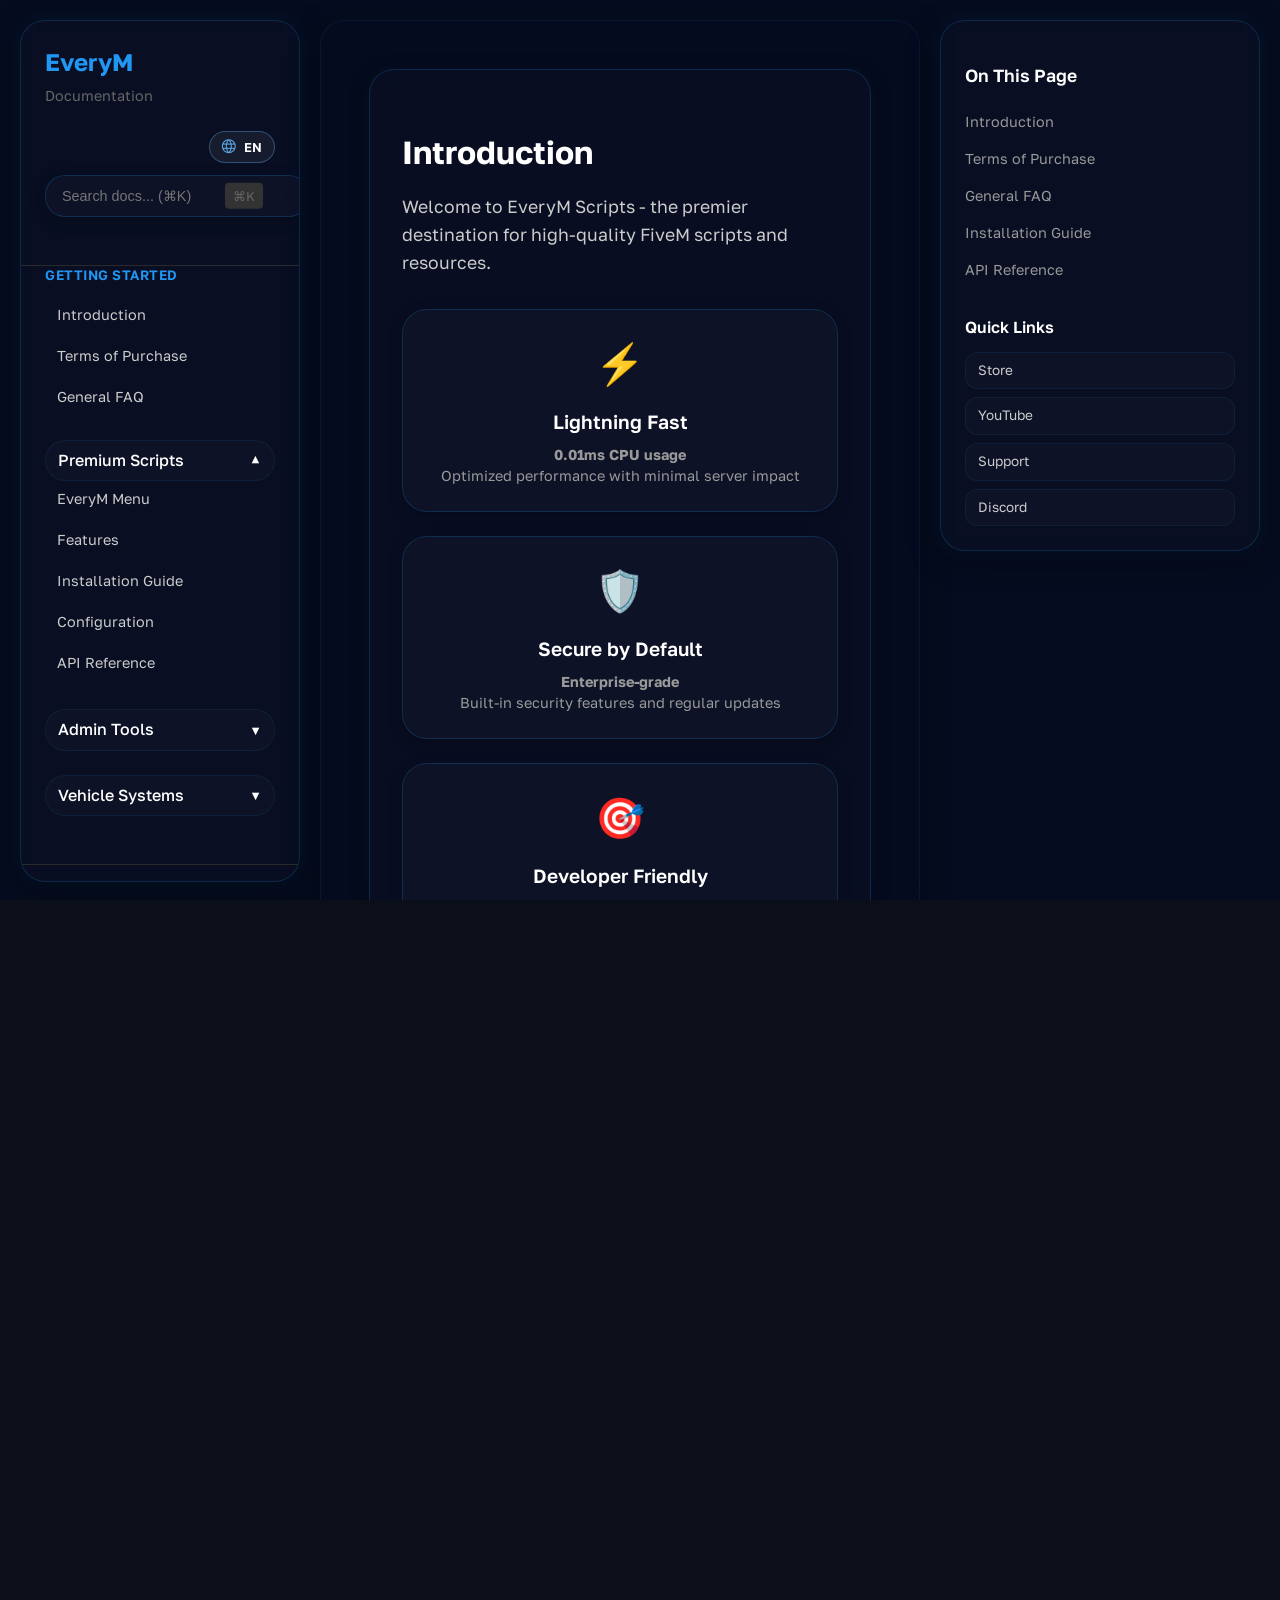
<file: docs.html>
<!DOCTYPE html>
<html lang="en">
<head>
  <meta charset="utf-8">
  <meta name="viewport" content="width=device-width,initial-scale=1">
  <title>EveryM | Documentation</title>
  <meta name="description" content="Complete documentation for EveryM FiveM scripts. Installation guides, tutorials, and API references.">
  <link rel="stylesheet" href="style.css">
  <link rel="preconnect" href="https://fonts.googleapis.com">
  <link rel="preconnect" href="https://fonts.gstatic.com" crossorigin>
  <link href="https://fonts.googleapis.com/css2?family=Golos+Text:wght@400..900&display=swap" rel="stylesheet">
  <link href="https://fonts.googleapis.com/css2?family=Material+Symbols+Outlined:opsz,wght,FILL,GRAD@24,400,0,0" rel="stylesheet">
  <link rel="icon" href="EveryM_Favicon.png" type="image/png">
</head>
<body>

<div id="background"></div>

<div class="docs-layout">

  <aside class="docs-sidebar">
    <div class="sidebar-header">
      <div class="logo-section">
        <div class="logo">EveryM</div>
        <span class="logo-subtitle" data-i18n="docs.shared.documentation">Documentation</span>
      </div>

      <div class="search-component">
        <input type="text" class="search-input" data-i18n-placeholder="docs.shared.searchPlaceholder" placeholder="Search docs... (⌘K)" id="docsSearch">
        <div class="search-shortcut">⌘K</div>
      </div>
    </div>

    <nav class="docs-nav">
      <div class="nav-section">
        <div class="nav-title" data-i18n="docs.shared.gettingStarted">Getting Started</div>
        <ul class="nav-list">
          <li><a href="#introduction" class="nav-link" data-i18n="docs.shared.introduction">Introduction</a></li>
          <li><a href="#terms" class="nav-link" data-i18n="docs.shared.terms">Terms of Purchase</a></li>
          <li><a href="#general-faq" class="nav-link" data-i18n="docs.shared.generalFaq">General FAQ</a></li>
        </ul>
      </div>

      <div class="nav-section">
        <div class="nav-accordion">
          <div class="nav-accordion-header">
            <span data-i18n="docs.shared.premiumScripts">Premium Scripts</span>
            <span class="accordion-icon">▼</span>
          </div>
          <ul class="nav-list accordion-content">
            <li><a href="docs-everym-menu.html" class="nav-link" data-i18n="docs.shared.everymMenu">EveryM Menu</a></li>
            <li><a href="docs-everym-menu.html#features" class="nav-link" data-i18n="docs.shared.features">Features</a></li>
            <li><a href="docs-everym-menu.html#installation" class="nav-link" data-i18n="docs.shared.installationGuide">Installation Guide</a></li>
            <li><a href="docs-everym-menu.html#configuration" class="nav-link" data-i18n="docs.shared.configuration">Configuration</a></li>
            <li><a href="docs-everym-menu.html#api" class="nav-link" data-i18n="docs.shared.apiReference">API Reference</a></li>
          </ul>
        </div>
      </div>

      <div class="nav-section">
        <div class="nav-accordion">
          <div class="nav-accordion-header">
            <span data-i18n="docs.shared.adminTools">Admin Tools</span>
            <span class="accordion-icon">▼</span>
          </div>
          <ul class="nav-list accordion-content">
            <li><a href="docs-installation.html#admin-tools" class="nav-link" data-i18n="docs.shared.adminMenu">Admin Menu</a></li>
            <li><a href="docs-installation.html#admin-tools" class="nav-link" data-i18n="docs.shared.features">Features</a></li>
            <li><a href="docs-installation.html#admin-tools" class="nav-link" data-i18n="docs.shared.installation">Installation</a></li>
            <li><a href="docs-installation.html#admin-tools" class="nav-link" data-i18n="docs.shared.api">API</a></li>
          </ul>
        </div>
      </div>

      <div class="nav-section">
        <div class="nav-accordion">
          <div class="nav-accordion-header">
            <span data-i18n="docs.shared.vehicleSystems">Vehicle Systems</span>
            <span class="accordion-icon">▼</span>
          </div>
          <ul class="nav-list accordion-content">
            <li><a href="docs-installation.html#vehicle-system" class="nav-link" data-i18n="docs.shared.vehicleSystem">Vehicle System</a></li>
            <li><a href="docs-installation.html#vehicle-system" class="nav-link" data-i18n="docs.shared.features">Features</a></li>
            <li><a href="docs-installation.html#vehicle-system" class="nav-link" data-i18n="docs.shared.installation">Installation</a></li>
          </ul>
        </div>
      </div>
    </nav>

    <div class="sidebar-footer">
      <div class="social-links">
        <a href="https://discord.com/invite/zgcXpcfHbA" target="_blank" rel="noopener" class="social-link">Discord</a>
        <a href="scripts.html" class="social-link" data-i18n="docs.shared.store">Store</a>
      </div>
    </div>
  </aside>

  <main class="docs-content">
    <article class="content-section" id="introduction">
      <h1 class="content-title" data-i18n="docs.shared.introduction">Introduction</h1>
      <p class="content-lead" data-i18n="docs.main.introLead">Welcome to EveryM Scripts - the premier destination for high-quality FiveM scripts and resources.</p>

      <div class="feature-grid">
        <div class="feature-card">
          <div class="feature-icon">⚡</div>
          <h3 data-i18n="docs.main.featFastTitle">Lightning Fast</h3>
          <p class="feature-metric">0.01ms CPU usage</p>
          <p data-i18n="docs.main.featFastDesc">Optimized performance with minimal server impact</p>
        </div>
        <div class="feature-card">
          <div class="feature-icon">🛡️</div>
          <h3 data-i18n="docs.main.featSecureTitle">Secure by Default</h3>
          <p class="feature-metric">Enterprise-grade</p>
          <p data-i18n="docs.main.featSecureDesc">Built-in security features and regular updates</p>
        </div>
        <div class="feature-card">
          <div class="feature-icon">🎯</div>
          <h3 data-i18n="docs.main.featDevTitle">Developer Friendly</h3>
          <p class="feature-metric">Full API Access</p>
          <p data-i18n="docs.main.featDevDesc">Comprehensive documentation and developer tools</p>
        </div>
      </div>
    </article>

    <article class="content-section" id="terms">
      <h1 class="content-title" data-i18n="docs.shared.terms">Terms of Purchase</h1>
      <p class="content-lead" data-i18n="docs.main.termsLead">By purchasing EveryM Scripts products, you agree to the following terms.</p>
      <div class="installation-notes">
        <ul>
          <li data-i18n="docs.main.term1">Each license is valid for one FiveM server unless otherwise stated.</li>
          <li data-i18n="docs.main.term2">Redistribution, resale, or leaking of scripts is strictly prohibited.</li>
          <li data-i18n="docs.main.term3">Lifetime updates are included with every purchase.</li>
          <li data-i18n="docs.main.term4">Refunds are available within 7 days if the product does not work as described.</li>
          <li data-i18n="docs.main.term5">Support is provided through our official Discord server.</li>
        </ul>
      </div>
    </article>

    <article class="content-section" id="general-faq">
      <h1 class="content-title" data-i18n="docs.shared.generalFaq">General FAQ</h1>
      <div class="installation-notes">
        <h4 data-i18n="docs.main.faqFrameworks">Which frameworks are supported?</h4>
        <ul>
          <li data-i18n="docs.main.faqFrameworks1">ESX and QBCore are supported on most scripts.</li>
          <li data-i18n="docs.main.faqFrameworks2">Standalone mode is available where noted in each product page.</li>
        </ul>
        <h4 data-i18n="docs.main.faqUpdates">How do I receive updates?</h4>
        <ul>
          <li data-i18n="docs.main.faqUpdates1">Updates are announced in Discord and can be downloaded from your purchase channel.</li>
        </ul>
        <h4 data-i18n="docs.main.faqHelp">Need installation help?</h4>
        <ul>
          <li data-i18n="docs.main.faqHelp1">See the <a href="docs-installation.html" style="color:#64b5f6">Installation Guide</a> or open a ticket in Discord.</li>
        </ul>
      </div>
    </article>

    <article class="content-section" id="everym-menu-installation">
      <h1 class="content-title" data-i18n="docs.main.installGuideTitle">EveryM Menu - Installation Guide</h1>

      <div class="notice-box success">
        <div class="notice-icon">✓</div>
        <div class="notice-content">
          <h4 data-i18n="docs.shared.installationComplete">Installation Complete</h4>
          <p data-i18n="docs.shared.followSteps">Follow these steps for a successful setup</p>
        </div>
      </div>

      <div class="installation-module">
        <div class="step-indicator">
          <div class="step completed">1</div>
          <div class="step completed">2</div>
          <div class="step active">3</div>
          <div class="step">4</div>
        </div>

        <div class="installation-content">
          <h3 data-i18n="docs.main.step3Title">Step 3: Configure Server Settings</h3>
          <p data-i18n="docs.main.step3Desc">Edit your server.cfg file to include the following:</p>

          <div class="code-block">
            <div class="code-header">
              <span class="code-language">lua</span>
              <button class="copy-btn" data-copy="server-config" data-i18n="docs.shared.copy">Copy</button>
            </div>
            <pre class="code-content"><code># EveryM Menu Configuration
start everym
set everym_menu_endpoint "https://your-server.com/api"
set everym_license "your-license-key"</code></pre>
          </div>

          <div class="installation-notes">
            <h4 data-i18n="docs.shared.importantNotes">Important Notes:</h4>
            <ul>
              <li data-i18n="docs.main.note1">Ensure es_extended is started before everym</li>
              <li data-i18n="docs.main.note2">MySQL connection is required for database features</li>
              <li data-i18n="docs.main.note3">Restart server after configuration changes</li>
            </ul>
          </div>
        </div>
      </div>
    </article>

    <article class="content-section" id="everym-menu-api">
      <h1 class="content-title" data-i18n="docs.shared.apiReference">API Reference</h1>

      <div class="resource-tabs">
        <button class="resource-tab active" data-resource="client-events" data-i18n="docs.shared.clientEvents">Client Events</button>
        <button class="resource-tab" data-resource="server-events" data-i18n="docs.shared.serverEvents">Server Events</button>
        <button class="resource-tab" data-resource="exports" data-i18n="docs.shared.exportFunctions">Export Functions</button>
      </div>

      <div class="api-content">
        <div class="api-item">
          <h4>everym:openMenu</h4>
          <p data-i18n="docs.main.openMenuDesc">Opens the EveryM menu interface for the player</p>
          <div class="code-block">
            <div class="code-header">
              <span class="code-language">lua</span>
              <button class="copy-btn" data-copy="open-menu" data-i18n="docs.shared.copy">Copy</button>
            </div>
            <pre class="code-content"><code>-- Client-side
TriggerEvent('everym:openMenu')</code></pre>
          </div>
        </div>

        <div class="api-item">
          <h4>exports['everym']:GetPlayerData()</h4>
          <p data-i18n="docs.main.getPlayerDesc">Returns comprehensive player data object</p>
          <div class="code-block">
            <div class="code-header">
              <span class="code-language">lua</span>
              <button class="copy-btn" data-copy="get-player-data" data-i18n="docs.shared.copy">Copy</button>
            </div>
            <pre class="code-content"><code>-- Server-side
local playerData = exports['everym']:GetPlayerData(source)
print(playerData.identifier)</code></pre>
          </div>
        </div>
      </div>
    </article>

    <section class="review-slider">
      <h2 class="section-title" data-i18n="docs.shared.customerReviews">Customer Reviews</h2>
      <div class="review-grid">
        <div class="review-card">
          <div class="review-header">
            <div class="review-avatar">JD</div>
            <div class="review-info">
              <h4>John Doe</h4>
              <div class="review-rating">★★★★★</div>
            </div>
          </div>
          <p class="review-content" data-i18n="docs.main.review1">"Excellent scripts with amazing support. The admin menu has everything we needed for our server!"</p>
          <div class="review-meta">
            <span class="review-server">RP Server Name</span>
            <span class="review-date">2 days ago</span>
          </div>
        </div>

        <div class="review-card">
          <div class="review-header">
            <div class="review-avatar">SM</div>
            <div class="review-info">
              <h4>Sarah Miller</h4>
              <div class="review-rating">★★★★★</div>
            </div>
          </div>
          <p class="review-content" data-i18n="docs.main.review2">"The vehicle system is incredible! So many customization options and our players love it."</p>
          <div class="review-meta">
            <span class="review-server">FiveM Life</span>
            <span class="review-date">1 week ago</span>
          </div>
        </div>
      </div>
    </section>
  </main>

  <aside class="docs-toc">
    <div class="toc-header">
      <h3 data-i18n="docs.shared.onThisPage">On This Page</h3>
    </div>
    <nav class="toc-nav" id="tocNav">
      <ul class="toc-list">
        <li><a href="#introduction" class="toc-link" data-i18n="docs.shared.introduction">Introduction</a></li>
        <li><a href="#terms" class="toc-link" data-i18n="docs.shared.terms">Terms of Purchase</a></li>
        <li><a href="#general-faq" class="toc-link" data-i18n="docs.shared.generalFaq">General FAQ</a></li>
        <li><a href="#everym-menu-installation" class="toc-link" data-i18n="docs.shared.installationGuide">Installation Guide</a></li>
        <li><a href="#everym-menu-api" class="toc-link" data-i18n="docs.shared.apiReference">API Reference</a></li>
      </ul>
    </nav>

    <div class="quick-actions">
      <h3 data-i18n="docs.shared.quickLinks">Quick Links</h3>
      <div class="action-links">
        <a href="scripts.html" class="action-link" data-i18n="docs.shared.store">Store</a>
        <a href="https://www.youtube.com/@everym-scripts" target="_blank" rel="noopener" class="action-link">YouTube</a>
        <a href="support.html" class="action-link" data-i18n="docs.shared.support">Support</a>
        <a href="https://discord.com/invite/zgcXpcfHbA" target="_blank" rel="noopener" class="action-link">Discord</a>
      </div>
    </div>
  </aside>
</div>

<div class="mobile-actions">
  <button class="mobile-menu-toggle" id="mobileMenuToggle">
    <span></span>
    <span></span>
    <span></span>
  </button>
  <div class="mobile-quick-actions">
    <a href="scripts.html" class="mobile-action" data-i18n="docs.shared.store">Store</a>
    <a href="support.html" class="mobile-action" data-i18n="docs.shared.support">Support</a>
    <a href="https://discord.com/invite/zgcXpcfHbA" target="_blank" rel="noopener" class="mobile-action">Discord</a>
  </div>
</div>

<script src="i18n.js" defer></script>
<script src="script.js" defer></script>
</body>
</html>
</file>
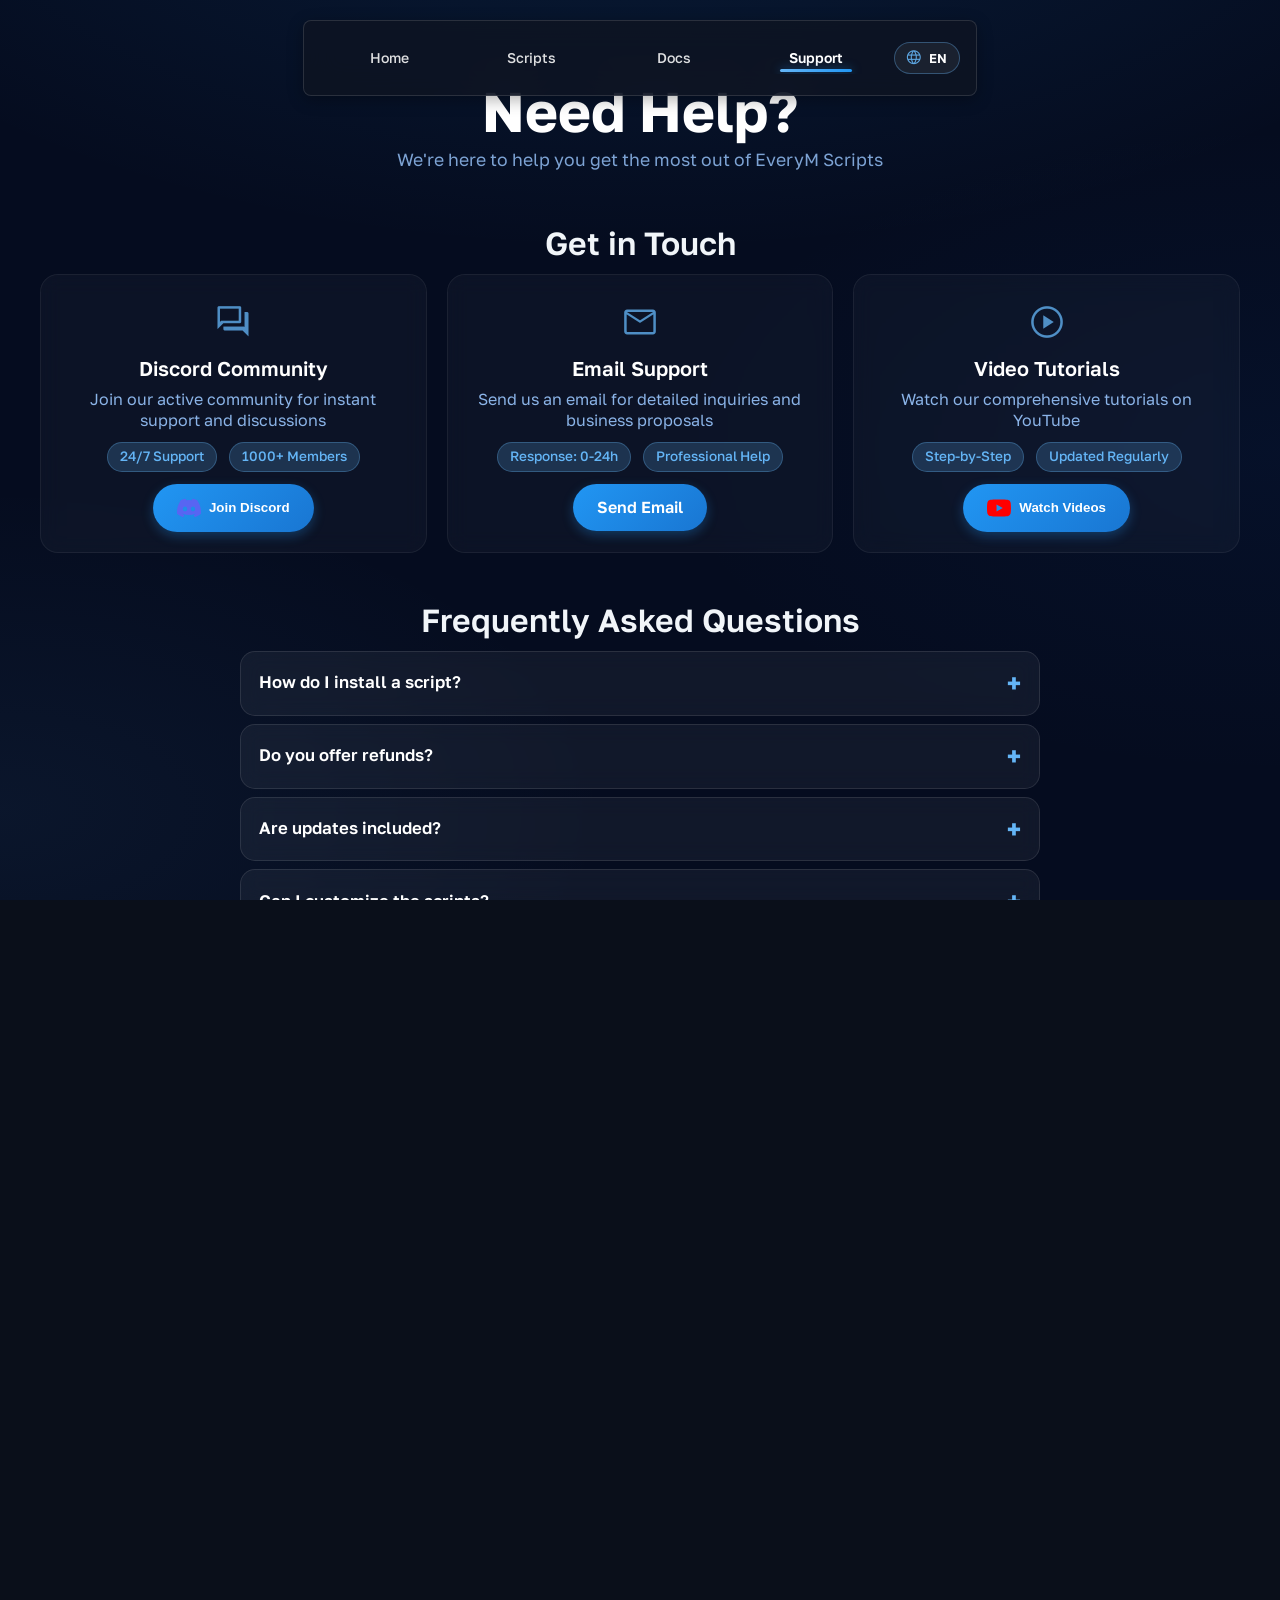
<file: support.html>
<!DOCTYPE html>

<html lang="en">

<head>

  <meta charset="utf-8">

  <meta name="viewport" content="width=device-width,initial-scale=1">

  <title>EveryM | Support Center</title>

  <meta name="description" content="Get help with EveryM FiveM scripts. Contact support, browse FAQs, and join our community.">

  <link rel="stylesheet" href="style.css">

  <link rel="preconnect" href="https://fonts.googleapis.com">

  <link rel="preconnect" href="https://fonts.gstatic.com" crossorigin>

  <link href="https://fonts.googleapis.com/css2?family=Golos+Text:wght@400..900&display=swap" rel="stylesheet">

  <link href="https://fonts.googleapis.com/css2?family=Material+Symbols+Outlined:opsz,wght,FILL,GRAD@24,400,0,0" rel="stylesheet">

  <link rel="icon" href="EveryM_Favicon.png" type="image/png">

</head>

<body>

<div id="background"></div>

<div id="headerbar">

    <a id="home" class="headerbtns" href="index.html" data-i18n="nav.home">Home</a>

    <a id="scripts" class="headerbtns" href="scripts.html" data-i18n="nav.scripts">Scripts</a>

    <a id="docs" class="headerbtns" href="docs.html" target="_blank" rel="noopener noreferrer" data-i18n="nav.docs">Docs</a>

    <a id="support" class="headerbtns" href="support.html" data-i18n="nav.support">Support</a>

    <div id="underlines">

        <div id="homeline"></div>

        <div id="scriptsline"></div>

        <div id="docsline"></div>

        <div id="supportline"></div>

    </div>

</div>

<section class="support-header">

  <div class="container">

    <h1 id="supporttxt" data-i18n="support.pageTitle">Need Help?</h1>

    <p id="supportdsc" data-i18n="support.pageDesc">We're here to help you get the most out of EveryM Scripts</p>

  </div>

</section>

<section class="contact-options">

  <div class="container">

    <h2 class="section-title" data-i18n="support.getInTouch">Get in Touch</h2>

    <div class="contact-grid">

      <div class="contact-card">

        <div class="contact-icon"><span class="material-symbols-outlined">forum</span></div>

        <h3 data-i18n="support.discordTitle">Discord Community</h3>

        <p data-i18n="support.discordDesc">Join our active community for instant support and discussions</p>

        <div class="contact-stats">

          <span data-i18n="support.discordStat1">24/7 Support</span>

          <span data-i18n="support.discordStat2">1000+ Members</span>

        </div>

        <button type="button" class="contact-btn dc-join-btn">

          <span class="dclogo" aria-hidden="true"></span>

          <span data-i18n="common.joinDiscord">Join Discord</span>

        </button>

      </div>

      <div class="contact-card">

        <div class="contact-icon"><span class="material-symbols-outlined">mail</span></div>

        <h3 data-i18n="support.emailTitle">Email Support</h3>

        <p data-i18n="support.emailDesc">Send us an email for detailed inquiries and business proposals</p>

        <div class="contact-stats">

          <span data-i18n="support.emailStat1">Response: 0-24h</span>

          <span data-i18n="support.emailStat2">Professional Help</span>

        </div>

        <a href="mailto:everymscripts@gmail.com" class="contact-btn" data-i18n="support.sendEmail">Send Email</a>

      </div>

      <div class="contact-card">

        <div class="contact-icon"><span class="material-symbols-outlined">play_circle</span></div>

        <h3 data-i18n="support.videoTitle">Video Tutorials</h3>

        <p data-i18n="support.videoDesc">Watch our comprehensive tutorials on YouTube</p>

        <div class="contact-stats">

          <span data-i18n="support.videoStat1">Step-by-Step</span>

          <span data-i18n="support.videoStat2">Updated Regularly</span>

        </div>

        <button type="button" class="contact-btn yt-join-btn">

          <span class="ytlogo" aria-hidden="true"></span>

          <span data-i18n="support.watchVideos">Watch Videos</span>

        </button>

      </div>

    </div>

  </div>

</section>

<section class="faq-section">

  <div class="container">

    <h2 class="section-title" data-i18n="support.faqTitle">Frequently Asked Questions</h2>

    <div class="faq-container">

      <div class="faq-item">

        <div class="faq-question">

          <h3 data-i18n="support.faq1Q">How do I install a script?</h3>

          <span class="faq-toggle">+</span>

        </div>

        <div class="faq-answer">

          <p data-i18n="support.faq1A">Installation is simple! Download the script, extract the files to your server's resources folder, add 'start scriptname' to your server.cfg, and restart your server. Detailed instructions are included with each purchase.</p>

        </div>

      </div>

      <div class="faq-item">

        <div class="faq-question">

          <h3 data-i18n="support.faq2Q">Do you offer refunds?</h3>

          <span class="faq-toggle">+</span>

        </div>

        <div class="faq-answer">

          <p data-i18n="support.faq2A">We offer a 7-day money-back guarantee if the script doesn't work as described or has technical issues. Please contact our support team with your order details.</p>

        </div>

      </div>

      <div class="faq-item">

        <div class="faq-question">

          <h3 data-i18n="support.faq3Q">Are updates included?</h3>

          <span class="faq-toggle">+</span>

        </div>

        <div class="faq-answer">

          <p data-i18n="support.faq3A">Yes! All purchases include lifetime updates. You'll receive notifications when updates are available through our Discord server or email.</p>

        </div>

      </div>

      <div class="faq-item">

        <div class="faq-question">

          <h3 data-i18n="support.faq4Q">Can I customize the scripts?</h3>

          <span class="faq-toggle">+</span>

        </div>

        <div class="faq-answer">

          <p data-i18n="support.faq4A">Absolutely! All our scripts come with comprehensive configuration files. You can customize colors, text, functionality, and more to match your server's needs.</p>

        </div>

      </div>

      <div class="faq-item">

        <div class="faq-question">

          <h3 data-i18n="support.faq5Q">Do you provide custom development?</h3>

          <span class="faq-toggle">+</span>

        </div>

        <div class="faq-answer">

          <p data-i18n="support.faq5A">Yes, we offer custom script development services. Contact us with your requirements and we'll provide a quote based on complexity and features needed.</p>

        </div>

      </div>

      <div class="faq-item">

        <div class="faq-question">

          <h3 data-i18n="support.faq6Q">What payment methods do you accept?</h3>

          <span class="faq-toggle">+</span>

        </div>

        <div class="faq-answer">

          <p data-i18n="support.faq6A">We accept PayPal, credit/debit cards, and various cryptocurrency payments. All transactions are secure and processed through trusted payment gateways.</p>

        </div>

      </div>

    </div>

  </div>

</section>

<section class="support-resources">

  <div class="container">

    <h2 class="section-title" data-i18n="support.resourcesTitle">Additional Resources</h2>

    <div class="resources-grid">

      <div class="resource-card">

        <h3 data-i18n="support.resDocsTitle">Documentation</h3>

        <p data-i18n="support.resDocsDesc">Comprehensive guides and API documentation</p>

        <a href="docs.html" class="resource-link" data-i18n="common.viewDocs">View Docs</a>

      </div>

      <div class="resource-card">

        <h3 data-i18n="support.resForumTitle">Community Forum</h3>

        <p data-i18n="support.resForumDesc">Connect with other server owners and developers</p>

        <a href="https://discord.com/invite/zgcXpcfHbA" target="_blank" rel="noopener" class="resource-link" data-i18n="support.resForumLink">Join Forum</a>

      </div>

      <div class="resource-card">

        <h3 data-i18n="support.resBugTitle">Bug Reports</h3>

        <p data-i18n="support.resBugDesc">Report issues and request features</p>

        <a href="https://discord.com/invite/zgcXpcfHbA" target="_blank" rel="noopener" class="resource-link" data-i18n="support.resBugLink">Report Bug</a>

      </div>

    </div>

  </div>

</section>

<section class="cta">

  <div class="container">

    <h2 data-i18n="support.ctaTitle">Still Need Help?</h2>

    <p data-i18n="support.ctaDesc">Our support team is ready to assist you with any questions or issues</p>

    <div class="cta-buttons">

      <button type="button" class="btn-primary dc-join-btn">

        <span class="dclogo" aria-hidden="true"></span>

        <span data-i18n="support.joinDiscordSupport">Join Discord Support</span>

      </button>

      <a href="mailto:everymscripts@gmail.com" class="btn-secondary" data-i18n="support.emailUs">Email Us</a>

    </div>

  </div>

</section>

<footer class="footer">

  <div class="container">

    <div class="footer-content">

      <div class="footer-section">

        <h3>EveryM Scripts</h3>

        <p data-i18n="common.footerDesc">Premium FiveM scripts and resources for server owners who demand quality.</p>

      </div>

      <div class="footer-section">

        <h4 data-i18n="common.quickLinks">Quick Links</h4>

        <ul>

          <li><a href="scripts.html" data-i18n="common.allScripts">All Scripts</a></li>

          <li><a href="docs.html" data-i18n="common.documentation">Documentation</a></li>

          <li><a href="index.html" data-i18n="nav.home">Home</a></li>

        </ul>

      </div>

      <div class="footer-section">

        <h4 data-i18n="common.connect">Connect</h4>

        <ul>

          <li><a href="https://discord.com/invite/zgcXpcfHbA" target="_blank" rel="noopener">Discord</a></li>

          <li><a href="mailto:everymscripts@gmail.com">everymscripts@gmail.com</a></li>

        </ul>

      </div>

    </div>

    <div class="footer-bottom">

      <p data-i18n="common.copyright">&copy; 2026 EveryM Scripts. All rights reserved.</p>

    </div>

  </div>

</footer>

  <script src="i18n.js" defer></script>

  <script src="script.js" defer></script>

</body>

</html>
</file>
<file: style.css>
html, body {
  height: 100%;
  min-height: 100%;
  width: 100%;
  overflow-y: scroll;
  overflow-x: hidden;
  scroll-behavior: smooth;
}

:root {
  --product-container-scale: 0.6;
  --product-text-scale: 2;
  --product-gap: 10px;
}

body {
  margin: 0;
  font-family: "Golos Text", sans-serif;
  background: #0a0f1a;
  color: #ffffff;
  overflow-x: hidden;
  overflow-y: scroll;
  min-height: 100%;
  cursor: default;
  box-sizing: border-box;
  line-height: 1.45;
}

#background {
  position: fixed;
  inset: 0;
  z-index: -1;
  pointer-events: none;
  background-color: #050c1f;
  background-image:
    radial-gradient(ellipse 120% 80% at 50% -20%, rgba(33, 150, 243, 0.12), transparent 60%),
    radial-gradient(ellipse 80% 60% at 100% 50%, rgba(13, 71, 161, 0.08), transparent 60%),
    radial-gradient(ellipse 80% 60% at 0% 90%, rgba(100, 181, 246, 0.06), transparent 60%);
  background-repeat: no-repeat;
  background-size: 100% 100%;
  background-attachment: fixed;
}

.material-symbols-outlined {
  font-variation-settings: 'FILL' 0, 'wght' 300, 'GRAD' 0, 'opsz' 24;
  vertical-align: middle;
  opacity: 0.9;
}

#headerbar {
  position: fixed;
  top: 20px;
  left: 50%;
  transform: translateX(-50%);
  display: flex;
  align-items: center;
  justify-content: space-between;
  gap: 8px;
  padding: 12px 16px;
  background: rgba(15, 20, 35, 0.85);
  border-radius: 8px;
  box-shadow: 0 4px 16px rgba(0,0,0,0.3);
  min-height: 50px;
  width: min(92vw, 640px);
  max-width: calc(100vw - 32px);
  overflow: visible;
  backdrop-filter: blur(16px);
  border: 1px solid rgba(255, 255, 255, 0.12);
  z-index: 1100;
}

.headerbar-nav {
  display: flex;
  flex: 1 1 auto;
  align-items: center;
  gap: 2px;
  min-width: 0;
  overflow: visible;
}

.lang-selector {
  position: relative;
  flex-shrink: 0;
}

.lang-toggle {
  display: inline-flex;
  align-items: center;
  gap: 4px;
  padding: 6px 10px;
  border: 1px solid rgba(100, 181, 246, 0.35);
  border-radius: 18px;
  background: rgba(255, 255, 255, 0.06);
  color: #fff;
  font-family: inherit;
  font-size: 0.8rem;
  font-weight: 600;
  cursor: pointer;
  transition: background 0.2s, border-color 0.2s, transform 0.2s;
}

.lang-toggle:hover {
  background: rgba(100, 181, 246, 0.15);
  border-color: rgba(100, 181, 246, 0.55);
  transform: translateY(-1px);
}

.lang-toggle .material-symbols-outlined {
  font-size: 1.1rem;
  color: #64b5f6;
}

.lang-current {
  min-width: 1.4rem;
  text-align: center;
}

.lang-menu {
  display: none;
  position: absolute;
  top: calc(100% + 8px);
  right: 0;
  min-width: 148px;
  padding: 6px;
  border-radius: 14px;
  background: rgba(12, 18, 36, 0.96);
  border: 1px solid rgba(100, 181, 246, 0.25);
  box-shadow: 0 12px 32px rgba(0, 0, 0, 0.45);
  backdrop-filter: blur(16px);
  z-index: 200;
}

.lang-selector.open .lang-menu {
  display: block;
}

.lang-option {
  display: block;
  width: 100%;
  padding: 8px 12px;
  border: none;
  border-radius: 10px;
  background: transparent;
  color: #d0e4ff;
  font-family: inherit;
  font-size: 0.88rem;
  text-align: left;
  cursor: pointer;
  transition: background 0.2s, color 0.2s;
}

.lang-option:hover,
.lang-option.active {
  background: rgba(33, 150, 243, 0.2);
  color: #fff;
}

#underlines {
  display: none;
}

.headerbtns {
  flex: 1 1 0;
  text-align: center;
  padding: 6px 6px;
  color: #ffffffdd;
  font-weight: 500;
  font-size: 0.88rem;
  border-radius: 20px;
  text-decoration: none;
  transition: color 0.25s, background 0.25s, transform 0.25s;
  position: relative;
  white-space: nowrap;
  min-width: 0;
  overflow: hidden;
  text-overflow: ellipsis;
}

.headerbtns:hover {
  color: #fff;
  background: rgba(255, 255, 255, 0.1);
  transform: translateY(-2px);
}

.headerbtns.active {
  color: #fff;
  font-weight: 600;
}

.headerbtns.active::after {
  content: "";
  position: absolute;
  left: 50%;
  bottom: 2px;
  transform: translateX(-50%);
  width: calc(100% - 14px);
  max-width: 72px;
  height: 3px;
  border-radius: 3px;
  background: linear-gradient(90deg, #64b5f6, #2196f3);
  box-shadow: 0 0 10px rgba(33, 150, 243, 0.55);
}

#text {
  color: #f1f5f9;
  font-size: 3.5rem;
  font-weight: 600;
  text-align: center;
  margin: 0 0 0.5rem;
  line-height: 1.2;
}

.container {
  max-width: 1200px;
  margin: 0 auto;
  padding: 0 20px;
}

.header-banner {
  width: 100%;
  display: flex;
  justify-content: center;
  align-items: center;
  padding: 72px 20px 0;
  position: relative;
  z-index: 50;
}

.banner-image {
  width: min(100%, 1100px);
  height: auto;
  margin: 16px auto 0;
  display: block;
  border-radius: 15px;
  box-shadow: 0 20px 60px rgba(0, 0, 0, 0.35);
}

.hero {
  min-height: auto;
  display: flex;
  align-items: center;
  justify-content: center;
  position: relative;
  padding: 16px 20px 28px;
  gap: 24px;
  flex-wrap: wrap;
}

.hero-content {
  flex: 1;
  text-align: center;
  max-width: 600px;
}

#hero-subtitle {
  color: #8bb4e8;
  font-size: 1.1rem;
  margin: 0 0 0.75rem;
  line-height: 1.35;
  opacity: 0.9;
}

.hero-buttons {
  display: flex;
  gap: 1rem;
  justify-content: center;
  flex-wrap: wrap;
}

.btn-primary, .btn-secondary {
  padding: 14px 32px;
  border-radius: 30px;
  text-decoration: none;
  font-weight: 600;
  font-size: 1.1rem;
  transition: all 0.3s ease;
  display: inline-flex;
  align-items: center;
  gap: 8px;
  cursor: pointer;
  border: 2px solid transparent;
}

.btn-primary {
  background: #2563eb;
  color: white;
  box-shadow: 0 2px 8px rgba(37, 99, 235, 0.3);
}

.btn-primary:hover {
  transform: translateY(-2px);
  box-shadow: 0 4px 12px rgba(37, 99, 235, 0.4);
  background: #1d4ed8;
}

.btn-secondary {
  background: rgba(255, 255, 255, 0.1);
  color: #64b5f6;
  border: 2px solid #64b5f6;
  backdrop-filter: blur(10px);
}

.btn-secondary:hover {
  background: rgba(100, 181, 246, 0.2);
  transform: translateY(-2px);
  box-shadow: 0 8px 24px rgba(100, 181, 246, 0.3);
}

.hero-visual {
  flex: 1;
  display: flex;
  justify-content: center;
  align-items: center;
  max-width: 500px;
}

.floating-card {
  width: 300px;
  height: 170px;
  background: rgba(255, 255, 255, 0.05);
  border-radius: 30px;
  backdrop-filter: blur(10px);
  display: flex;
  align-items: center;
  justify-content: center;
  box-shadow: 0 20px 40px rgba(0, 0, 0, 0.3);
}

.card-preview {
  width: 280px;
  height: 240px;
  background: url('assets/hero-preview.svg') no-repeat center;
  border-radius: 20px;
  background-size: cover;
  border: 1px solid rgba(100, 181, 246, 0.25);
}



.stats {
  padding: 20px 20px 36px;
}

.stats-container {
  max-width: 1000px;
  margin: 0 auto;
  display: grid;
  grid-template-columns: repeat(auto-fit, minmax(200px, 1fr));
  gap: 16px;
  text-align: center;
}

.stat-item {
  padding: 8px;
}

.stat-number {
  font-size: 2.5rem;
  font-weight: 600;
  color: #60a5fa;
  margin-bottom: 4px;
}

.stat-label {
  font-size: 0.95rem;
  color: #94a3b8;
  font-weight: 500;
}

.features {
  padding: 42px 20px 28px;
}

.section-title {
  text-align: center;
  font-size: 2rem;
  font-weight: 600;
  margin: 0 0 0.75rem;
  line-height: 1.2;
  color: #f1f5f9;
}

.section-description {
  font-size: 1rem;
  line-height: 1.6;
  text-align: center;
  margin: 0 auto 2rem;
  color: #94a3b8;
  max-width: 800px;
}

.features-grid {
  display: grid;
  grid-template-columns: repeat(auto-fit, minmax(300px, 1fr));
  gap: 24px 20px;
}

.feature-card {
  background: #0f1623;
  border-radius: 4px;
  padding: 24px;
  text-align: left;
  border: 1px solid rgba(255, 255, 255, 0.08);
  transition: all 0.2s ease;
}

.feature-card:hover {
  border-color: rgba(37, 99, 235, 0.4);
  background: #121a2a;
}

.feature-icon {
  font-size: 1.5rem;
  margin-bottom: 16px;
  color: #60a5fa;
}

.feature-card h3 {
  font-size: 1.1rem;
  margin: 0 0 8px;
  color: #e2e8f0;
  font-weight: 600;
}

.feature-card p {
  color: #94a3b8;
  line-height: 1.6;
  margin: 0;
  font-size: 0.95rem;
}

.popular-scripts {
  padding: 38px 20px 32px;
}

.scripts-preview {
  display: grid;
  grid-template-columns: repeat(auto-fit, minmax(300px, 1fr));
  gap: 20px;
  margin-bottom: 20px;
}

.preview-card {
  background: #0f1623;
  border-radius: 4px;
  padding: 20px;
  text-align: left;
  border: 1px solid rgba(255, 255, 255, 0.08);
  transition: all 0.2s ease;
}

.preview-card:hover {
  border-color: rgba(37, 99, 235, 0.4);
  background: #121a2a;
}

.preview-image {
  width: 100%;
  aspect-ratio: 16 / 9;
  background: linear-gradient(135deg, #2563eb, #1d4ed8);
  border-radius: 4px;
  margin-bottom: 16px;
}

.preview-card h3 {
  font-size: 1.1rem;
  margin: 0 0 8px;
  color: #e2e8f0;
  font-weight: 600;
}

.preview-card p {
  color: #94a3b8;
  margin: 0 0 12px;
  line-height: 1.5;
  font-size: 0.9rem;
}

.preview-price {
  font-size: 1.5rem;
  font-weight: 700;
  color: #64b5f6;
}

.preview-rating {
  display: flex;
  align-items: center;
  gap: 5px;
  margin-top: 10px;
  font-size: 0.9rem;
  color: #ffd700;
  font-weight: 600;
}

.preview-rating::before {
  content: "★★★★★";
  letter-spacing: 1px;
  margin-right: 5px;
}

.text-center {
  text-align: center;
}

.testimonials {
  padding: 44px 20px 32px;
}

.testimonials-grid {
  display: grid;
  grid-template-columns: repeat(auto-fit, minmax(350px, 1fr));
  gap: 20px;
}

.testimonial-card {
  background: #0f1623;
  border-radius: 4px;
  padding: 20px;
  border: 1px solid rgba(255, 255, 255, 0.08);
  transition: all 0.2s ease;
}

.testimonial-card:hover {
  border-color: rgba(37, 99, 235, 0.3);
  background: #121a2a;
}

.testimonial-content {
  margin-bottom: 12px;
}

.testimonial-content p {
  color: #cbd5e1;
  font-style: italic;
  font-size: 0.95rem;
  line-height: 1.6;
  margin: 0;
}

.testimonial-author {
  display: flex;
  align-items: center;
  gap: 15px;
}

.author-avatar {
  width: 50px;
  height: 50px;
  border-radius: 50%;
  background: linear-gradient(135deg, #2196f3, #1976d2);
}

.author-name {
  font-weight: 600;
  color: white;
  margin-bottom: 5px;
}

.author-server {
  color: #8bb4e8;
  font-size: 0.9rem;
}

.author-rating {
  color: #ffd700;
  font-size: 0.8rem;
  font-weight: 600;
  margin-top: 3px;
}

.cta {
  padding: 32px 20px 36px;
  text-align: center;
}

.cta h2 {
  font-size: 2.5rem;
  font-weight: 700;
  margin: 0 0 0.4rem;
  line-height: 1.15;
  color: white;
}

.cta p {
  font-size: 1.05rem;
  color: #8bb4e8;
  margin: 0 auto 1rem;
  line-height: 1.35;
  max-width: 600px;
}

.cta-buttons {
  display: flex;
  gap: 1rem;
  justify-content: center;
  flex-wrap: wrap;
}

.footer {
  padding: 72px 20px 24px;
  border-top: 1px solid rgba(255, 255, 255, 0.08);
}

.footer-content {
  display: grid;
  grid-template-columns: repeat(auto-fit, minmax(250px, 1fr));
  gap: 40px;
  margin-bottom: 40px;
}

.footer-section h3, .footer-section h4 {
  color: white;
  margin-bottom: 20px;
  font-weight: 600;
}

.footer-section p {
  color: #8bb4e8;
  line-height: 1.6;
}

.footer-section ul {
  list-style: none;
  padding: 0;
}

.footer-section ul li {
  margin-bottom: 10px;
}

.footer-section ul li a {
  color: #8bb4e8;
  text-decoration: none;
  transition: color 0.3s ease;
}

.footer-section ul li a:hover {
  color: #64b5f6;
}

.social-links {
  display: flex;
  gap: 15px;
}

.social-btn {
  display: flex;
  align-items: center;
  gap: 8px;
  padding: 10px 20px;
  background: rgba(255, 255, 255, 0.05);
  border-radius: 25px;
  color: #8bb4e8;
  text-decoration: none;
  transition: all 0.3s ease;
  cursor: pointer;
  border: none;
  font-family: inherit;
  font-size: 1rem;
}

.social-btn:hover {
  background: rgba(255, 255, 255, 0.1);
  color: #64b5f6;
  transform: translateY(-2px);
}

.footer-bottom {
  text-align: center;
  padding-top: 20px;
  border-top: 1px solid rgba(255, 255, 255, 0.1);
}

.footer-bottom p {
  color: #8bb4e8;
  margin: 0;
}

.fade-section {
  opacity: 1;
  transform: none;
}

#dsc {
  color: #94a3b8;
  font-size: 1.25rem;
  font-weight: 400;
  text-align: center;
  margin: 0 0 0.75rem;
  line-height: 1.5;
}

#scriptscontainer {
  position: relative;
  margin: 28px auto 40px;
  top: 0;
  height: auto;
  left: auto;
  transform: none;
  width: calc(100% - 48px);
  max-width: 1400px;
  display: block;
  gap: 20px;
  backdrop-filter: blur(15px);
  z-index: 1;
  background-color: rgba(12, 12, 12, 0.4);
  border-radius: 28px;
  padding: 18px;
  border: 1px solid rgba(255, 255, 255, 0.06);
}

#scriptsdsc {
  color: white;
  font-size: 3.2rem;
  font-weight: 700;
  margin-bottom: 0.75rem;
}

.scriptsearch {
  width: min(100%, 520px);
  margin: 0 auto;
  min-height: 52px;
  padding: 14px 22px;
  border-radius: 30px;
  background: rgba(255, 255, 255, 0.06);
  border: 1px solid rgba(100, 181, 246, 0.25);
  color: #fff;
  font-size: 1.05rem;
  outline: none;
  transition: all 0.3s ease;
  box-shadow: 0 8px 24px rgba(0, 0, 0, 0.2);
}

.scriptsearch:empty::before {
  content: attr(data-placeholder);
  color: #8bb4e8;
  pointer-events: none;
}

.scriptsearch:focus {
  border-color: rgba(33, 150, 243, 0.6);
  box-shadow: 0 0 0 3px rgba(33, 150, 243, 0.15), 0 8px 24px rgba(0, 0, 0, 0.25);
}

#filterbox {
  margin-bottom: 18px;
  padding: 16px 18px;
  border-radius: 20px;
  background: rgba(255, 255, 255, 0.03);
  border: 1px solid rgba(255, 255, 255, 0.06);
}

#filtertitle {
  color: #fff;
  font-size: 1.1rem;
  font-weight: 600;
  margin-bottom: 6px;
}

#categorytitle {
  color: #8bb4e8;
  font-size: 0.9rem;
  margin-bottom: 12px;
}

#categorybox {
  display: flex;
  flex-wrap: wrap;
  gap: 10px;
}

.filteroption {
  padding: 8px 16px;
  background: rgba(255, 255, 255, 0.08);
  border: 1px solid rgba(255, 255, 255, 0.15);
  border-radius: 15px;
  color: #8bb4e8;
  cursor: pointer;
  transition: all 0.3s ease;
  font-size: 0.9rem;
  font-weight: 500;
  user-select: none;
}

.filteroption:hover {
  background: rgba(100, 181, 246, 0.2);
  border-color: rgba(100, 181, 246, 0.4);
  color: #64b5f6;
  transform: translateY(-2px);
}

.filteroption.active {
  background: rgba(33, 150, 243, 0.3);
  border-color: rgba(33, 150, 243, 0.5);
  color: #2196f3;
  box-shadow: 0 0 0 3px rgba(33, 150, 243, 0.15);
}

.product.hidden-by-search,
.product.hidden-by-filter {
  display: none !important;
}

.no-results-message {
  grid-column: 1 / -1;
  text-align: center;
  padding: 48px 20px;
  color: #8bb4e8;
  font-size: 1.1rem;
}



.dc-join-btn,
.yt-join-btn {
  display: inline-flex;
  align-items: center;
  gap: 10px;
  padding: 12px 24px;
  background: rgba(255, 255, 255, 0.05);
  border: 2px solid #0d76ff;
  border-radius: 30px;
  color: white;
  text-decoration: none;
  transition: all 0.3s ease;
  cursor: pointer;
  backdrop-filter: blur(10px);
  font-weight: 600;
}

.dc-join-btn:hover,
.yt-join-btn:hover {
  background-color: rgba(18, 22, 68, 0.4);
  box-shadow: 0 0 10px #0d76ff, inset 0 0 10px #0d76ff;
  transform: translateY(-2px);
}

#dcjoin {
  display: flex;
  align-items: center;
  gap: 10px;
  padding: 12px 24px;
  background: rgba(255, 255, 255, 0.05);
  border: 2px solid #0d76ff;
  border-radius: 30px;
  color: white;
  text-decoration: none;
  transition: all 0.3s ease;
  cursor: pointer;
  backdrop-filter: blur(10px);
}

#dclogo,
.dclogo {
  width: 24px;
  height: 24px;
  background: url('assets/discord.svg') no-repeat center/contain;
  flex-shrink: 0;
}

#dcspan {
  font-weight: 600;
  font-size: 1rem;
}

#ytjoin {
  display: flex;
  align-items: center;
  gap: 10px;
  padding: 12px 24px;
  background: rgba(255, 255, 255, 0.05);
  border: 2px solid #0d76ff;
  border-radius: 30px;
  color: white;
  text-decoration: none;
  transition: all 0.3s ease;
  cursor: pointer;
  backdrop-filter: blur(10px);
}

#ytlogo,
.ytlogo {
  width: 24px;
  height: 24px;
  background: url('assets/youtube.svg') no-repeat center/contain;
  flex-shrink: 0;
}

#ytspan {
  font-weight: 600;
  font-size: 1rem;
}

#dcjoin:hover, #ytjoin:hover {
  background-color: rgba(18, 22, 68, 0.4);
  box-shadow: 0 0 10px #0d76ff, inset 0 0 10px #0d76ff;
  transform: translateY(-2px);
}

::-webkit-scrollbar {
  width: 12px;
  transition: 0.2s;
}

::-webkit-scrollbar-thumb {
  background-color: #3275f1;
  border-radius: 6px;
  border: 3px solid transparent;
  transition: 0.2s;
}

::-webkit-scrollbar-thumb:hover {
  background-color: #2558b8;
  transition: 0.2s;
}

::-webkit-scrollbar-track {
  background: rgba(0, 0, 0, 0.05);
  transition: 0.2s;
  border-radius: 60px;
}
#constructionimg {
  position: absolute;
  top: 250px;
  left: 50%;
  transform: translateX(-50%);
  width: 300px;
  height: 300px;
  background: url('constructionimg.png') no-repeat center/contain;
}

#scriptsbox {
  display: grid;
  grid-template-columns: repeat(auto-fit, minmax(calc(250px / var(--product-container-scale)), 1fr));
  gap: var(--product-gap);
  justify-content: center;
  align-items: flex-start;
  padding: 18px;
}

.product {
  background: rgba(255, 255, 255, 0.03);
  border-radius: 10px;
  overflow: hidden;
  backdrop-filter: blur(10px);
  border: 1px solid rgba(255, 255, 255, 0.06);
  transition: all 0.3s ease;
  display: flex;
  flex-direction: column;
  cursor: pointer;
  transform: scale(var(--product-container-scale));
  transform-origin: top left;
}

.product:hover {
  transform: scale(var(--product-container-scale)) translateY(-4px);
  background: rgba(255, 255, 255, 0.06);
  box-shadow: 0 8px 20px rgba(0, 0, 0, 0.2);
}

.product-image {
  width: 100%;
  aspect-ratio: 1.4 / 1;
  overflow: hidden;
  position: relative;
}

.product-preview {
  width: 100%;
  height: 100%;
  border-radius: 12px 12px 0 0;
  position: relative;
  overflow: hidden;
}



#everymmenuimg {
  width: 100%;
  height: 100%;
  background: url('assets/everym-menu.svg') no-repeat center/cover;
  border-radius: 12px 12px 0 0;
}

.product-content {
  padding: calc(15px * var(--product-container-scale));
  flex: 1;
  display: flex;
  flex-direction: column;
}

.product-content h3 {
  font-size: calc(1rem * var(--product-text-scale));
  font-weight: 600;
  color: white;
  margin-bottom: calc(8px * var(--product-container-scale));
}

.product-description {
  color: #8bb4e8;
  line-height: 1.3;
  margin-bottom: calc(12px * var(--product-container-scale));
  flex: 1;
  font-size: calc(0.85rem * var(--product-text-scale));
}

.product-features {
  display: flex;
  flex-wrap: wrap;
  gap: 8px;
  margin-bottom: 20px;
}

.feature-tag {
  background: rgba(100, 181, 246, 0.2);
  color: #64b5f6;
  padding: calc(3px * var(--product-container-scale)) calc(8px * var(--product-container-scale));
  border-radius: calc(10px * var(--product-container-scale));
  font-size: calc(0.85rem * var(--product-text-scale));
  font-weight: 500;
  border: 1px solid rgba(100, 181, 246, 0.3);
}

.product-footer {
  display: flex;
  justify-content: space-between;
  align-items: center;
  padding-top: calc(15px * var(--product-container-scale));
  border-top: 1px solid rgba(255, 255, 255, 0.1);
}

.product-price {
  font-size: calc(1.1rem * var(--product-text-scale));
  font-weight: 700;
  color: #64b5f6;
}



.scripts-header {
  padding: 120px 20px 60px;
  text-align: center;
}

.scripts-subtitle {
  color: #8bb4e8;
  font-size: 1.3rem;
  margin-bottom: 2rem;
  opacity: 0.9;
}

@media (max-width: 1024px) {
  .container { padding: 0 15px; }
  #text { font-size: 3.2rem; }
  #scriptsdsc, #supportdsc, #dsc { width: 90%; font-size: 1.4rem; }
  #headerbar { max-width: 620px; padding: 8px 10px; gap: 6px; }
  .headerbtns { font-size: 0.88rem; padding: 6px 6px; }
  .lang-toggle { padding: 5px 8px; font-size: 0.75rem; }
  .scriptsearch { width: 80%; }
  #scriptscontainer { width: 95%; }
  #filterbox { width: 95%; border-radius: 20px; padding: 12px; }
  #categorybox { width: 100%; padding: 12px; }
  .hero { padding: 12px 15px 16px; gap: 20px; }
  .stats-container { grid-template-columns: repeat(2, 1fr); gap: 16px; }
  .features-grid { grid-template-columns: repeat(2, 1fr); gap: 16px; }
  .scripts-preview { grid-template-columns: repeat(2, 1fr); }
  .testimonials-grid { grid-template-columns: repeat(2, 1fr); }
  .contact-grid { grid-template-columns: repeat(2, 1fr); }
}

@media (max-width: 700px) {
  body { padding-bottom: 60px; }
  #headerbar { position: fixed; top: 12px; left: 50%; transform: translateX(-50%); width: calc(100% - 24px); max-width: none; border-radius: 16px; justify-content: space-between; }
  .headerbtns { padding: 8px 10px; font-size: 0.9rem; }
  #text { font-size: 2.6rem; top: auto; }
  #scriptsdsc, #supportdsc, #dsc { font-size: 1.15rem; top: auto; }
  .scriptsearch { position: relative; top: 0; margin: 12px auto; left: auto; transform: none; width: calc(100% - 48px); }
  #scriptscontainer { position: relative; top: 0; left: auto; transform: none; width: calc(100% - 24px); margin: 12px auto 40px; height: auto; border-radius: 18px; padding-bottom: 20px; }
  #filterbox { position: relative; left: auto; transform: none; width: 100%; display: flex; gap: 8px; overflow-x: auto; height: auto; border-radius: 12px; }
  #filtertitle { left: 12px; top: 0; }
  #categorytitle { left: 12px; top: 0; }
  #categorybox { top: 0; padding: 0; flex-wrap: nowrap; overflow-x: auto; }
  .filteroption { white-space: nowrap; flex-shrink: 0; }
  #everymmenu { position: relative; left: auto; top: 8px; margin: 18px auto; width: 86%; height: auto; padding: 20px; display: flex; align-items: center; justify-content: center; }
  #everymmenuimg { width: 140px; height: 140px; }
  .product { width: 100%; }
}

@media (max-width: 420px) {
  #headerbar { padding: 6px 10px; gap: 8px; }
  #text { font-size: 1.9rem; top: auto; }
  .scriptsearch { font-size: 1rem; padding: 10px 12px 6px 12px; }
  .headerbtns { font-size: 0.85rem; padding: 6px 8px; }
  #everymmenuimg { width: 120px; height: 120px; }
  #scriptsdsc, #supportdsc, #dsc { font-size: 1rem; top: auto; }
  .product { width: calc(100% - 48px); }
}

.support-header {
  padding: 80px 20px 16px;
  text-align: center;
}

#supporttxt {
  color: white;
  font-size: 3.5rem;
  font-weight: 700;
  margin: 0 0 0.4rem;
  line-height: 1.1;
}

#docstxt {
  color: white;
  font-size: 3.5rem;
  font-weight: 700;
  margin-bottom: 1rem;
}

#supportdsc {
  color: #8bb4e8;
  font-size: 1.1rem;
  font-weight: 400;
  opacity: 0.9;
  max-width: 600px;
  margin: 0 auto;
  line-height: 1.35;
}

.contact-options {
  padding: 36px 20px 12px;
}

.contact-grid {
  display: grid;
  grid-template-columns: repeat(auto-fit, minmax(300px, 1fr));
  gap: 20px;
  margin-top: 0.75rem;
}

.contact-card {
  background: rgba(255, 255, 255, 0.03);
  border-radius: 18px;
  padding: 20px;
  text-align: center;
  backdrop-filter: blur(10px);
  border: 1px solid rgba(255, 255, 255, 0.06);
  transition: all 0.3s ease;
}

.contact-card:hover {
  transform: translateY(-4px);
  background: rgba(255, 255, 255, 0.06);
  box-shadow: 0 8px 20px rgba(0, 0, 0, 0.2);
}

.contact-icon {
  font-size: 2rem;
  margin-bottom: 12px;
  color: #64b5f6;
  opacity: 0.85;
}

.contact-icon .material-symbols-outlined {
  font-size: 2.5rem;
}

.contact-card h3 {
  font-size: 1.25rem;
  margin: 0 0 6px;
  color: white;
  font-weight: 600;
}

.contact-card p {
  color: #8bb4e8;
  line-height: 1.35;
  margin: 0 0 10px;
}

.contact-stats {
  display: flex;
  justify-content: center;
  gap: 12px;
  margin-bottom: 12px;
  flex-wrap: wrap;
}

.contact-stats span {
  background: rgba(100, 181, 246, 0.2);
  color: #64b5f6;
  padding: 4px 12px;
  border-radius: 15px;
  font-size: 0.85rem;
  font-weight: 500;
  border: 1px solid rgba(100, 181, 246, 0.3);
}

.contact-btn {
  display: inline-flex;
  align-items: center;
  gap: 8px;
  padding: 12px 24px;
  background: linear-gradient(135deg, #2196f3, #1976d2);
  color: white;
  text-decoration: none;
  border-radius: 25px;
  font-weight: 600;
  transition: all 0.3s ease;
  box-shadow: 0 4px 12px rgba(33, 150, 243, 0.3);
  border: none;
  cursor: pointer;
}

.contact-btn:hover {
  transform: translateY(-2px);
  box-shadow: 0 6px 20px rgba(33, 150, 243, 0.4);
  background: linear-gradient(135deg, #1976d2, #1565c0);
}

.faq-section {
  padding: 36px 20px 12px;
}

.faq-container {
  max-width: 800px;
  margin: 0.5rem auto 0;
}

.faq-item {
  background: rgba(255, 255, 255, 0.05);
  border-radius: 15px;
  margin-bottom: 8px;
  overflow: hidden;
  backdrop-filter: blur(10px);
  border: 1px solid rgba(255, 255, 255, 0.1);
  transition: all 0.3s ease;
}

.faq-item:hover {
  background: rgba(255, 255, 255, 0.08);
}

.faq-question {
  display: flex;
  justify-content: space-between;
  align-items: center;
  padding: 14px 18px;
  cursor: pointer;
  transition: all 0.3s ease;
}

.faq-question:hover {
  background: rgba(255, 255, 255, 0.05);
}

.faq-question h3 {
  color: white;
  font-size: 1.05rem;
  font-weight: 600;
  margin: 0;
  line-height: 1.3;
}

.faq-toggle {
  color: #64b5f6;
  font-size: 1.5rem;
  font-weight: 700;
  transition: transform 0.3s ease;
}

.faq-item.active .faq-toggle {
  transform: rotate(45deg);
}

.faq-answer {
  padding: 0 25px;
  max-height: 0;
  overflow: hidden;
  transition: all 0.3s ease;
}

.faq-item.active .faq-answer {
  padding: 0 18px 14px;
  max-height: 300px;
}

.faq-answer p {
  color: #8bb4e8;
  line-height: 1.35;
  margin: 0;
}

.support-resources {
  padding: 36px 20px 20px;
}

.resources-grid {
  display: grid;
  grid-template-columns: repeat(auto-fit, minmax(250px, 1fr));
  gap: 20px;
  margin-top: 0.75rem;
}

.resource-card {
  background: rgba(255, 255, 255, 0.03);
  border-radius: 14px;
  padding: 20px;
  text-align: center;
  backdrop-filter: blur(10px);
  border: 1px solid rgba(255, 255, 255, 0.06);
  transition: all 0.3s ease;
}

.resource-card:hover {
  transform: translateY(-3px);
  background: rgba(255, 255, 255, 0.06);
}

.resource-card h3 {
  font-size: 1.2rem;
  margin: 0 0 6px;
  color: white;
  font-weight: 600;
}

.resource-card p {
  color: #8bb4e8;
  line-height: 1.35;
  margin: 0 0 12px;
}

.resource-link {
  display: inline-block;
  padding: 10px 20px;
  background: rgba(100, 181, 246, 0.2);
  color: #64b5f6;
  text-decoration: none;
  border-radius: 20px;
  font-weight: 600;
  transition: all 0.3s ease;
  border: 1px solid rgba(100, 181, 246, 0.3);
}

.resource-link:hover {
  background: rgba(52, 152, 219, 0.3);
  transform: translateY(-2px);
}

.docs-layout {
  display: grid;
  grid-template-columns: 280px 1fr 320px;
  gap: 20px;
  min-height: 100vh;
  background: #050c1f;
  padding: 20px;
}

.docs-sidebar {
  background: rgba(10, 15, 35, 0.8);
  border: 1px solid rgba(33, 150, 243, 0.2);
  border-radius: 25px;
  display: flex;
  flex-direction: column;
  height: calc(100vh - 40px);
  position: sticky;
  top: 20px;
  overflow-y: auto;
  overflow-x: hidden;
  backdrop-filter: blur(10px);
  box-shadow: 0 8px 32px rgba(0, 0, 0, 0.4), 0 0 20px rgba(33, 150, 243, 0.1);
}

.sidebar-header {
  padding: 24px;
  border-bottom: 1px solid #2a2a2a;
}

.logo-section {
  margin-bottom: 24px;
}

.logo {
  font-size: 1.5rem;
  font-weight: 700;
  color: #2196f3;
  margin-bottom: 4px;
}

.logo-subtitle {
  color: #666;
  font-size: 0.9rem;
}

.docs-lang-row {
  display: flex;
  justify-content: flex-end;
  margin-bottom: 12px;
}

.docs-lang-row .lang-menu {
  right: 0;
  left: auto;
}

.search-component {
  position: relative;
  margin-bottom: 24px;
}

.search-input {
  width: 100%;
  padding: 12px 16px;
  background: rgba(15, 20, 40, 0.8);
  border: 1px solid rgba(33, 150, 243, 0.2);
  border-radius: 20px;
  color: #fff;
  font-size: 0.9rem;
  transition: all 0.3s ease;
  backdrop-filter: blur(10px);
  box-shadow: 0 4px 15px rgba(0, 0, 0, 0.2);
}

.search-input:focus {
  outline: none;
  border-color: rgba(33, 150, 243, 0.5);
  box-shadow: 0 0 0 3px rgba(33, 150, 243, 0.2), 0 4px 20px rgba(33, 150, 243, 0.15);
}

.search-shortcut {
  position: absolute;
  right: 12px;
  top: 50%;
  transform: translateY(-50%);
  color: #666;
  font-size: 0.8rem;
  background: #333;
  padding: 4px 8px;
  border-radius: 4px;
}

.docs-nav {
  flex: 1;
  padding: 0 24px 24px;
}

.nav-section {
  margin-bottom: 24px;
}

.nav-title {
  color: #2196f3;
  font-weight: 600;
  font-size: 0.85rem;
  text-transform: uppercase;
  letter-spacing: 0.5px;
  margin-bottom: 12px;
}

.nav-accordion {
  margin-bottom: 12px;
}

.nav-accordion-header {
  display: flex;
  justify-content: space-between;
  align-items: center;
  padding: 8px 12px;
  background: rgba(15, 20, 40, 0.8);
  border: 1px solid rgba(33, 150, 243, 0.1);
  border-radius: 20px;
  cursor: pointer;
  transition: all 0.3s ease;
  color: #fff;
  font-weight: 500;
  backdrop-filter: blur(10px);
}

.nav-accordion-header:hover {
  background: rgba(20, 25, 45, 0.8);
  border-color: rgba(33, 150, 243, 0.3);
  box-shadow: 0 2px 8px rgba(33, 150, 243, 0.1);
}

.accordion-icon {
  transition: transform 0.3s ease;
  font-size: 0.8rem;
}

.nav-accordion.active .accordion-icon {
  transform: rotate(180deg);
}

.nav-list {
  list-style: none;
  padding: 0;
  margin: 0;
}

.nav-accordion .nav-list {
  max-height: 0;
  overflow: hidden;
  transition: max-height 0.3s ease;
}

.nav-section > .nav-list {
  max-height: none;
  overflow: visible;
  margin-bottom: 12px;
}

.nav-accordion.active .nav-list {
  max-height: 500px;
  margin-bottom: 12px;
}

.nav-list li {
  margin-bottom: 4px;
}

.nav-link {
  display: block;
  padding: 8px 12px;
  color: #ccc;
  text-decoration: none;
  border-radius: 12px;
  transition: all 0.3s ease;
  font-size: 0.9rem;
}

.nav-link:hover {
  background: rgba(33, 150, 243, 0.1);
  color: #2196f3;
  box-shadow: 0 2px 8px rgba(33, 150, 243, 0.1);
}

.sidebar-footer {
  padding: 24px;
  border-top: 1px solid #2a2a2a;
  margin-top: auto;
}

.theme-toggle {
  display: flex;
  align-items: center;
  gap: 8px;
  padding: 8px 12px;
  background: #252525;
  border-radius: 6px;
  margin-bottom: 12px;
  cursor: pointer;
  transition: all 0.3s ease;
}

.theme-toggle:hover {
  background: #2a2a2a;
}

.theme-icon {
  font-size: 1.2rem;
}

.theme-label {
  color: #ccc;
  font-size: 0.9rem;
}

.social-links {
  display: flex;
  gap: 8px;
}

.social-link {
  padding: 6px 12px;
  background: #252525;
  color: #ccc;
  text-decoration: none;
  border-radius: 4px;
  font-size: 0.85rem;
  transition: all 0.3s ease;
}

.social-link:hover {
  background: #333;
  color: #2196f3;
}

.docs-content {
  padding: 48px;
  background: rgba(5, 12, 31, 0.6);
  border-radius: 25px;
  overflow-y: auto;
  max-width: 100%;
  border: 1px solid rgba(33, 150, 243, 0.1);
  backdrop-filter: blur(10px);
  box-shadow: 0 8px 32px rgba(0, 0, 0, 0.3);
}

.content-section {
  margin-bottom: 48px;
  background: rgba(10, 15, 35, 0.8);
  border-radius: 25px;
  padding: 32px;
  border: 1px solid rgba(33, 150, 243, 0.2);
  backdrop-filter: blur(10px);
  box-shadow: 0 4px 20px rgba(0, 0, 0, 0.3), 0 0 15px rgba(33, 150, 243, 0.05);
}

.content-title {
  color: #fff;
  font-size: 2rem;
  font-weight: 700;
  margin-bottom: 16px;
}

.content-lead {
  color: #ccc;
  font-size: 1.1rem;
  line-height: 1.6;
  margin-bottom: 32px;
}

.feature-grid {
  display: grid;
  grid-template-columns: repeat(auto-fit, minmax(280px, 1fr));
  gap: 24px;
  margin-bottom: 32px;
}

.feature-card {
  background: rgba(15, 20, 40, 0.8);
  border: 1px solid rgba(33, 150, 243, 0.2);
  border-radius: 25px;
  padding: 24px;
  text-align: center;
  transition: all 0.3s ease;
  backdrop-filter: blur(10px);
  box-shadow: 0 4px 15px rgba(0, 0, 0, 0.2);
}

.feature-card:hover {
  transform: translateY(-4px);
  border-color: rgba(33, 150, 243, 0.5);
  box-shadow: 0 12px 32px rgba(33, 150, 243, 0.25), 0 0 25px rgba(33, 150, 243, 0.15);
}

.feature-icon {
  font-size: 2.5rem;
  margin-bottom: 16px;
  display: block;
}

.feature-card h3 {
  color: #fff;
  font-size: 1.2rem;
  font-weight: 600;
  margin-bottom: 8px;
}

.feature-metric {
  color: #2196f3;
  font-weight: 700;
  font-size: 1rem;
  margin-bottom: 8px;
}

.feature-card p {
  color: #999;
  font-size: 0.9rem;
  line-height: 1.5;
}

.notice-box {
  display: flex;
  align-items: flex-start;
  gap: 16px;
  padding: 20px;
  border-radius: 20px;
  margin-bottom: 24px;
  border: 1px solid;
  backdrop-filter: blur(10px);
}

.notice-box.success {
  background: rgba(33, 150, 243, 0.1);
  border-color: #2196f3;
}

.notice-box.warning {
  background: rgba(255, 193, 7, 0.1);
  border-color: #ffc107;
}

.notice-box.critical {
  background: rgba(220, 53, 69, 0.1);
  border-color: #dc3545;
}

.notice-icon {
  font-size: 1.5rem;
  margin-top: 2px;
  color: #2196f3;
}

.notice-content h4 {
  color: #fff;
  font-size: 1.1rem;
  font-weight: 600;
  margin-bottom: 8px;
}

.notice-content p {
  color: #ccc;
  margin: 0;
}

.installation-module {
  background: rgba(15, 20, 40, 0.8);
  border: 1px solid rgba(33, 150, 243, 0.2);
  border-radius: 25px;
  padding: 32px;
  margin-bottom: 24px;
  backdrop-filter: blur(10px);
  box-shadow: 0 4px 15px rgba(0, 0, 0, 0.2);
}

.step-indicator {
  display: flex;
  gap: 8px;
  margin-bottom: 24px;
}

.step {
  width: 40px;
  height: 40px;
  border-radius: 50%;
  background: #333;
  color: #666;
  display: flex;
  align-items: center;
  justify-content: center;
  font-weight: 600;
  font-size: 0.9rem;
  border: 2px solid #2a2a2a;
}

.step.completed {
  background: #2196f3;
  color: #fff;
  border-color: #2196f3;
}

.step.active {
  background: #2196f3;
  color: #fff;
  border-color: #2196f3;
  box-shadow: 0 0 0 4px rgba(33, 150, 243, 0.4);
}

.installation-content h3 {
  color: #fff;
  font-size: 1.3rem;
  font-weight: 600;
  margin-bottom: 12px;
}

.installation-content p {
  color: #ccc;
  line-height: 1.5;
  margin-bottom: 16px;
}

.code-block {
  background: rgba(10, 15, 35, 0.8);
  border: 1px solid rgba(33, 150, 243, 0.2);
  border-radius: 25px;
  margin: 16px 0;
  overflow: hidden;
  backdrop-filter: blur(10px);
  box-shadow: 0 4px 15px rgba(0, 0, 0, 0.2);
}

.code-header {
  display: flex;
  justify-content: space-between;
  align-items: center;
  padding: 12px 16px;
  background: rgba(15, 20, 40, 0.8);
  border-bottom: 1px solid rgba(33, 150, 243, 0.2);
}

.code-language {
  color: #2196f3;
  font-size: 0.85rem;
  font-weight: 600;
  text-transform: uppercase;
}

.copy-btn {
  background: #2196f3;
  color: #fff;
  border: none;
  padding: 6px 12px;
  border-radius: 4px;
  font-size: 0.8rem;
  cursor: pointer;
  transition: all 0.3s ease;
}

.copy-btn:hover {
  background: #1976d2;
}

.code-content {
  padding: 16px;
  margin: 0;
  overflow-x: auto;
}

.code-content code {
  color: #2196f3;
  font-family: 'Courier New', monospace;
  font-size: 0.9rem;
  line-height: 1.5;
}

.installation-notes {
  background: rgba(10, 15, 35, 0.8);
  border: 1px solid rgba(33, 150, 243, 0.2);
  border-radius: 25px;
  padding: 20px;
  margin-top: 16px;
  backdrop-filter: blur(10px);
  box-shadow: 0 4px 15px rgba(0, 0, 0, 0.2);
}

.installation-notes h4 {
  color: #2196f3;
  font-size: 1rem;
  font-weight: 600;
  margin-bottom: 12px;
}

.installation-notes ul {
  list-style: none;
  padding: 0;
  margin: 0;
}

.installation-notes li {
  color: #ccc;
  padding: 8px 0;
  padding-left: 20px;
  position: relative;
  line-height: 1.5;
}

.installation-notes li::before {
  content: '•';
  position: absolute;
  left: 0;
  color: #2196f3;
}

.resource-tabs {
  display: flex;
  gap: 8px;
  margin-bottom: 24px;
  border-bottom: 1px solid rgba(33, 150, 243, 0.2);
}

.resource-tab {
  padding: 12px 20px;
  background: transparent;
  border: none;
  color: #999;
  font-weight: 500;
  cursor: pointer;
  border-bottom: 2px solid transparent;
  transition: all 0.3s ease;
}

.resource-tab:hover {
  color: #ccc;
}

.resource-tab.active {
  color: #2196f3;
  border-bottom-color: #2196f3;
}

.api-content {
  background: rgba(10, 15, 35, 0.8);
  border: 1px solid rgba(33, 150, 243, 0.2);
  border-radius: 25px;
  padding: 24px;
  backdrop-filter: blur(10px);
  box-shadow: 0 4px 15px rgba(0, 0, 0, 0.2);
}

.api-item {
  margin-bottom: 24px;
  padding-bottom: 24px;
  border-bottom: 1px solid rgba(33, 150, 243, 0.2);
}

.api-item:last-child {
  border-bottom: none;
}

.api-item h4 {
  color: #2196f3;
  font-size: 1.1rem;
  font-weight: 600;
  margin-bottom: 8px;
}

.api-item p {
  color: #ccc;
  line-height: 1.5;
  margin-bottom: 12px;
}

.docs-toc {
  background: rgba(10, 15, 35, 0.8);
  border: 1px solid rgba(33, 150, 243, 0.2);
  border-radius: 25px;
  padding: 24px;
  position: sticky;
  top: 20px;
  height: fit-content;
  backdrop-filter: blur(10px);
  box-shadow: 0 8px 32px rgba(0, 0, 0, 0.4), 0 0 20px rgba(33, 150, 243, 0.1);
}

.toc-header {
  margin-bottom: 20px;
}

.toc-header h3 {
  color: #fff;
  font-size: 1.1rem;
  font-weight: 600;
}

.toc-list {
  list-style: none;
  padding: 0;
  margin: 0;
}

.toc-list li {
  margin-bottom: 8px;
}

.toc-link {
  color: #999;
  text-decoration: none;
  font-size: 0.9rem;
  padding: 4px 0;
  display: block;
  transition: all 0.3s ease;
}

.toc-link:hover {
  color: #2196f3;
}

.toc-link.active {
  color: #2196f3;
  font-weight: 600;
}

.quick-actions {
  margin-top: 32px;
}

.quick-actions h3 {
  color: #fff;
  font-size: 1rem;
  font-weight: 600;
  margin-bottom: 12px;
}

.action-links {
  display: flex;
  flex-direction: column;
  gap: 8px;
}

.action-link {
  padding: 8px 12px;
  background: rgba(15, 20, 40, 0.8);
  color: #ccc;
  text-decoration: none;
  border-radius: 12px;
  font-size: 0.85rem;
  transition: all 0.3s ease;
  border: 1px solid rgba(33, 150, 243, 0.1);
  backdrop-filter: blur(10px);
}

.action-link:hover {
  background: rgba(33, 150, 243, 0.15);
  color: #2196f3;
  border-color: rgba(33, 150, 243, 0.3);
  box-shadow: 0 2px 8px rgba(33, 150, 243, 0.1);
}

.review-slider {
  background: #1a1a1a;
  border: 1px solid #2a2a2a;
  border-radius: 8px;
  padding: 32px;
  margin-bottom: 24px;
}

.review-grid {
  display: grid;
  grid-template-columns: repeat(auto-fit, minmax(300px, 1fr));
  gap: 24px;
}

.review-card {
  background: #252525;
  border: 1px solid #2a2a2a;
  border-radius: 8px;
  padding: 20px;
  transition: all 0.3s ease;
}

.review-card:hover {
  transform: translateY(-4px);
  border-color: #2196f3;
}

.review-header {
  display: flex;
  align-items: center;
  gap: 12px;
  margin-bottom: 12px;
}

.review-avatar {
  width: 40px;
  height: 40px;
  border-radius: 50%;
  background: #2196f3;
  color: #fff;
  display: flex;
  align-items: center;
  justify-content: center;
  font-weight: 600;
  font-size: 0.9rem;
}

.review-info h4 {
  color: #fff;
  font-size: 1rem;
  font-weight: 600;
  margin-bottom: 4px;
}

.review-rating {
  color: #ffc107;
  font-size: 0.9rem;
}

.review-content {
  color: #ccc;
  line-height: 1.5;
  margin-bottom: 12px;
  font-style: italic;
}

.review-meta {
  display: flex;
  justify-content: space-between;
  align-items: center;
  font-size: 0.85rem;
}

.review-server {
  color: #2196f3;
}

.review-date {
  color: #666;
}

.mobile-actions {
  display: none;
  position: fixed;
  bottom: 0;
  left: 0;
  right: 0;
  background: #1a1a1a;
  border-top: 1px solid #2a2a2a;
  padding: 16px;
  z-index: 1000;
}

.mobile-menu-toggle {
  background: transparent;
  border: none;
  padding: 8px;
  cursor: pointer;
  display: flex;
  flex-direction: column;
  gap: 4px;
  margin-bottom: 12px;
}

.mobile-menu-toggle span {
  width: 25px;
  height: 3px;
  background: #ccc;
  border-radius: 2px;
  transition: all 0.3s ease;
}

.mobile-quick-actions {
  display: flex;
  justify-content: space-around;
  gap: 12px;
}

.mobile-action {
  padding: 8px 16px;
  background: #252525;
  color: #ccc;
  text-decoration: none;
  border-radius: 4px;
  font-size: 0.85rem;
  transition: all 0.3s ease;
}

.mobile-action:hover {
  background: #333;
  color: #2196f3;
}

@media (max-width: 1200px) {
  .docs-layout {
    grid-template-columns: 250px 1fr 280px;
  }
}

@media (max-width: 1024px) {
  .docs-layout {
    grid-template-columns: 1fr;
  }

  .docs-sidebar {
    display: none;
    position: fixed;
    top: 0;
    left: 0;
    width: min(88vw, 320px);
    height: 100vh;
    z-index: 1100;
    border-radius: 0 20px 20px 0;
  }

  .docs-sidebar.mobile-open {
    display: flex;
  }

  .docs-content {
    padding: 24px;
  }

  .docs-toc {
    display: none;
  }

  .mobile-actions {
    display: block;
  }
}





@keyframes slideInUp {
  from {
    opacity: 0;
    transform: translateY(30px);
  }
  to {
    opacity: 1;
    transform: translateY(0);
  }
}



.loading {
  display: inline-block;
  width: 20px;
  height: 20px;
  border: 3px solid rgba(255, 255, 255, 0.3);
  border-radius: 50%;
  border-top-color: #64b5f6;
  animation: spin 1s ease-in-out infinite;
}

@keyframes spin {
  to { transform: rotate(360deg); }
}















@media (max-width: 420px) {
  #headerbar { padding: 6px 10px; gap: 8px; }
  #text { font-size: 1.9rem; top: auto; }
  .scriptsearch { font-size: 1rem; padding: 10px 12px 6px 12px; }
  .headerbtns { font-size: 0.85rem; padding: 6px 8px; }
  #everymmenuimg { width: 120px; height: 120px; }
  #scriptsdsc, #supportdsc, #dsc { font-size: 1rem; top: auto; }
  .product { width: calc(100% - 48px); }
  #supporttxt { font-size: 2.5rem; }
  .contact-grid { grid-template-columns: 1fr; }
  .resources-grid { grid-template-columns: 1fr; }

  .hero { flex-direction: column; gap: 16px; }
  .hero-visual { order: -1; }
  .stats-container { grid-template-columns: repeat(2, 1fr); gap: 12px; }
  .features-grid { grid-template-columns: 1fr; }
  .testimonials-grid { grid-template-columns: 1fr; }
}

.product-modal {
  display: none;
  position: fixed;
  top: 0;
  left: 0;
  width: 100%;
  height: 100%;
  z-index: 1000;
  animation: fadeIn 0.3s ease-out;
}

.product-modal.active {
  display: block;
}

.modal-overlay {
  position: absolute;
  top: 0;
  left: 0;
  width: 100%;
  height: 100%;
  background: rgba(0, 0, 0, 0.8);
  backdrop-filter: blur(5px);
}

.modal-content {
  position: absolute;
  top: 50%;
  left: 50%;
  transform: translate(-50%, -50%);
  background: linear-gradient(135deg, #1a1f3a, #0f172a);
  border-radius: 20px;
  width: 90%;
  max-width: 800px;
  max-height: 90vh;
  overflow: hidden;
  box-shadow: 0 20px 60px rgba(0, 0, 0, 0.5);
  border: 1px solid rgba(255, 255, 255, 0.1);
  animation: slideUp 0.3s ease-out;
}

.modal-header {
  display: flex;
  justify-content: space-between;
  align-items: center;
  padding: 30px 30px 20px;
  border-bottom: 1px solid rgba(255, 255, 255, 0.1);
}

.modal-header h2 {
  margin: 0;
  font-size: 1.8rem;
  font-weight: 700;
  color: #ffffff;
}

.modal-close {
  background: none;
  border: none;
  color: #ffffff;
  font-size: 2rem;
  cursor: pointer;
  padding: 0;
  width: 40px;
  height: 40px;
  display: flex;
  align-items: center;
  justify-content: center;
  border-radius: 50%;
  transition: all 0.3s ease;
}

.modal-close:hover {
  background: rgba(255, 255, 255, 0.1);
  transform: rotate(90deg);
}

.modal-body {
  display: flex;
  gap: 30px;
  padding: 30px;
  overflow-y: auto;
  max-height: calc(90vh - 200px);
  scrollbar-width: none;
  -ms-overflow-style: none;
}

.modal-body::-webkit-scrollbar {
  display: none;
}

.modal-image {
  flex: 0 0 300px;
}

.modal-image #modalImage {
  width: 100%;
  height: 200px;
  border-radius: 15px;
  background: linear-gradient(135deg, #667eea, #764ba2);
  display: flex;
  align-items: center;
  justify-content: center;
}

.modal-info {
  flex: 1;
}

.modal-info p {
  color: #e2e8f0;
  font-size: 1.1rem;
  line-height: 1.6;
  margin-bottom: 20px;
}

.modal-features {
  display: flex;
  flex-wrap: wrap;
  gap: 10px;
  margin-bottom: 25px;
}

.modal-details h3 {
  color: #ffffff;
  font-size: 1.3rem;
  margin-bottom: 15px;
}

.modal-details ul {
  list-style: none;
  padding: 0;
  margin: 0;
}

.modal-details li {
  color: #e2e8f0;
  padding: 8px 0;
  border-bottom: 1px solid rgba(255, 255, 255, 0.05);
  position: relative;
  padding-left: 25px;
}

.modal-details li:before {
  content: "✓";
  position: absolute;
  left: 0;
  color: #10b981;
  font-weight: bold;
}

.modal-footer {
  display: flex;
  justify-content: space-between;
  align-items: center;
  padding: 20px 30px 30px;
  border-top: 1px solid rgba(255, 255, 255, 0.1);
}

.modal-price {
  font-size: 1.8rem;
  font-weight: 700;
  color: #10b981;
}

.modal-actions {
  display: flex;
  gap: 15px;
}

.modal-btn {
  padding: 12px 24px;
  border: none;
  border-radius: 10px;
  font-size: 1rem;
  font-weight: 600;
  cursor: pointer;
  transition: all 0.3s ease;
  text-decoration: none;
  display: inline-block;
}

.modal-btn.btn-primary {
  background: linear-gradient(135deg, #10b981, #059669);
  color: white;
}

.modal-btn.btn-primary:hover {
  transform: translateY(-2px);
  box-shadow: 0 10px 25px rgba(16, 185, 129, 0.3);
}

.modal-btn.btn-secondary {
  background: rgba(255, 255, 255, 0.1);
  color: white;
  border: 1px solid rgba(255, 255, 255, 0.2);
}

.modal-btn.btn-secondary:hover {
  background: rgba(255, 255, 255, 0.2);
  transform: translateY(-2px);
}

@keyframes fadeIn {
  from { opacity: 0; }
  to { opacity: 1; }
}

@keyframes slideUp {
  from {
    opacity: 0;
    transform: translate(-50%, -40%);
  }
  to {
    opacity: 1;
    transform: translate(-50%, -50%);
  }
}

@media (max-width: 768px) {
  .modal-content {
    width: 95%;
    max-height: 95vh;
  }

  .modal-body {
    flex-direction: column;
    gap: 20px;
    padding: 20px;
  }

  .modal-image {
    flex: 0 0 auto;
  }

  .modal-header {
    padding: 20px 20px 15px;
  }

  .modal-header h2 {
    font-size: 1.5rem;
  }

  .modal-footer {
    flex-direction: column;
    gap: 20px;
    align-items: stretch;
    padding: 20px;
  }

  .modal-actions {
    justify-content: center;
  }

  .modal-btn {
    flex: 1;
    text-align: center;
  }
}
</file>
